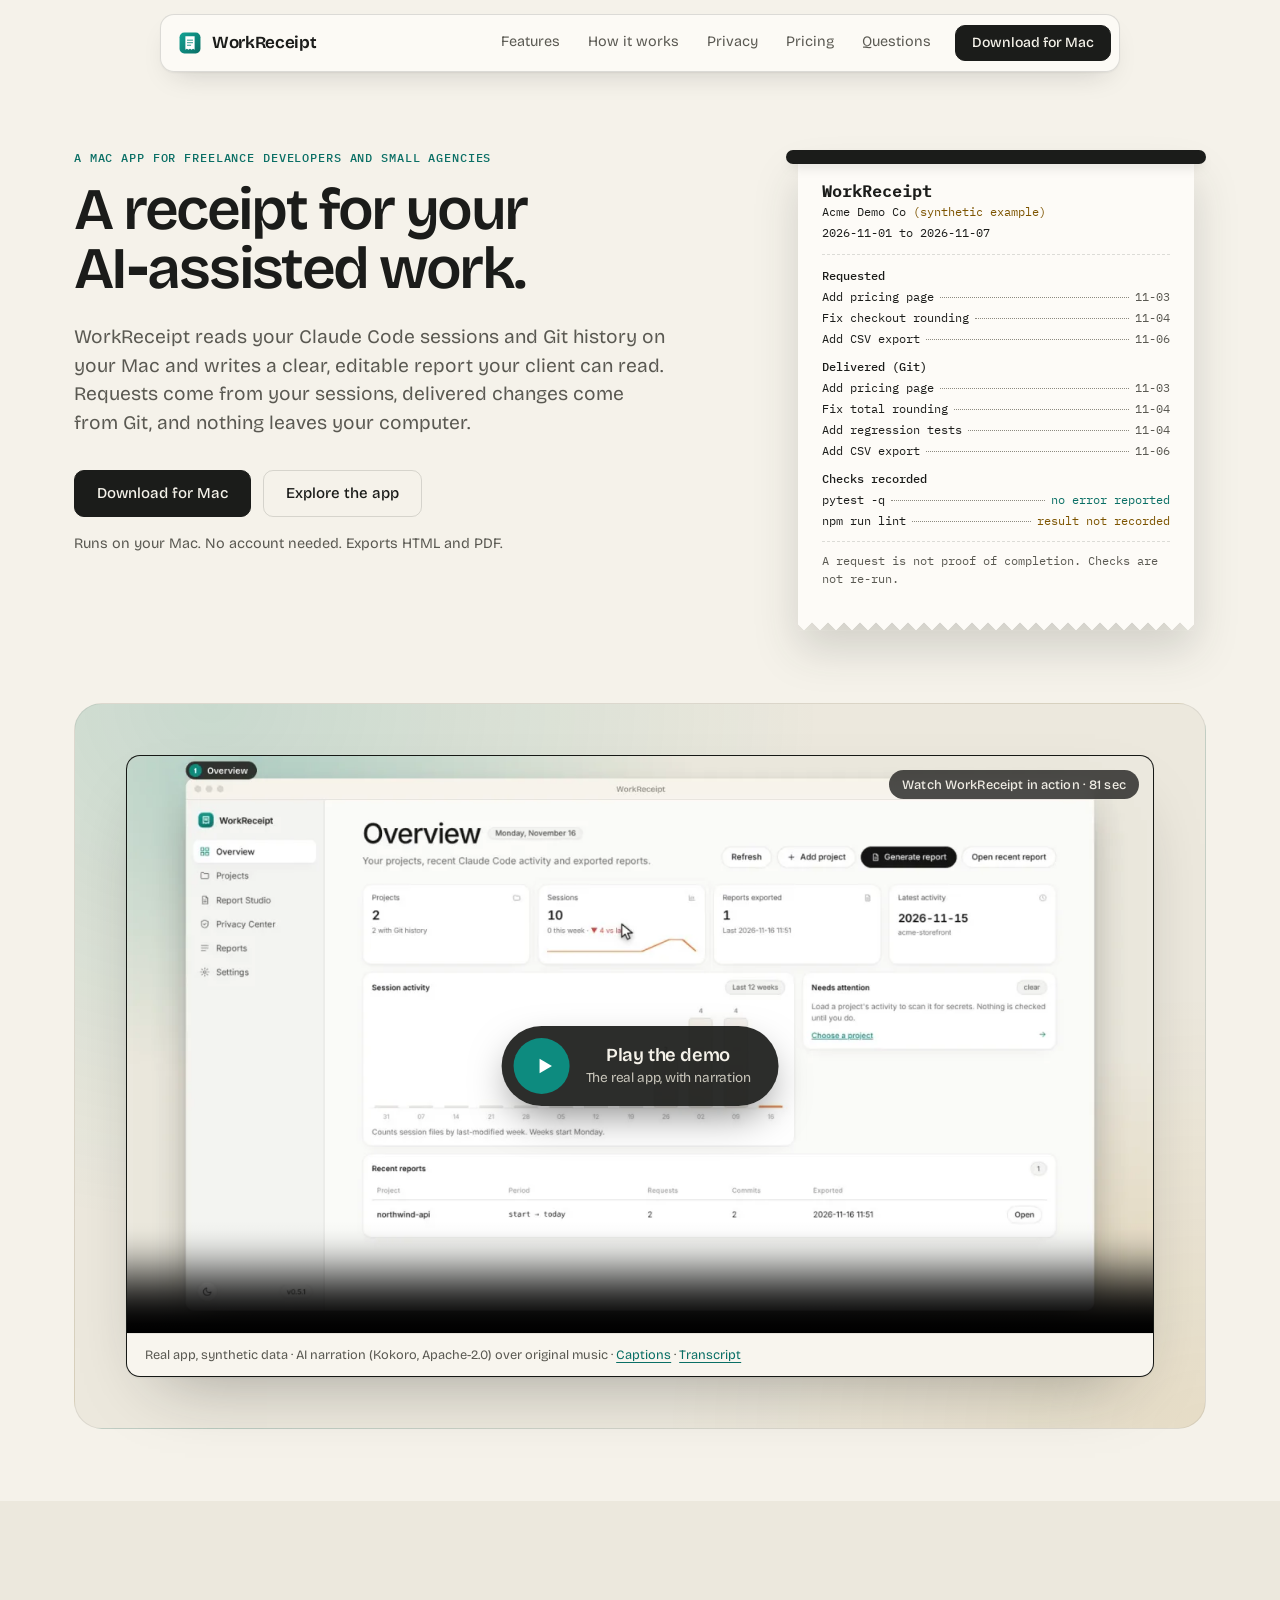
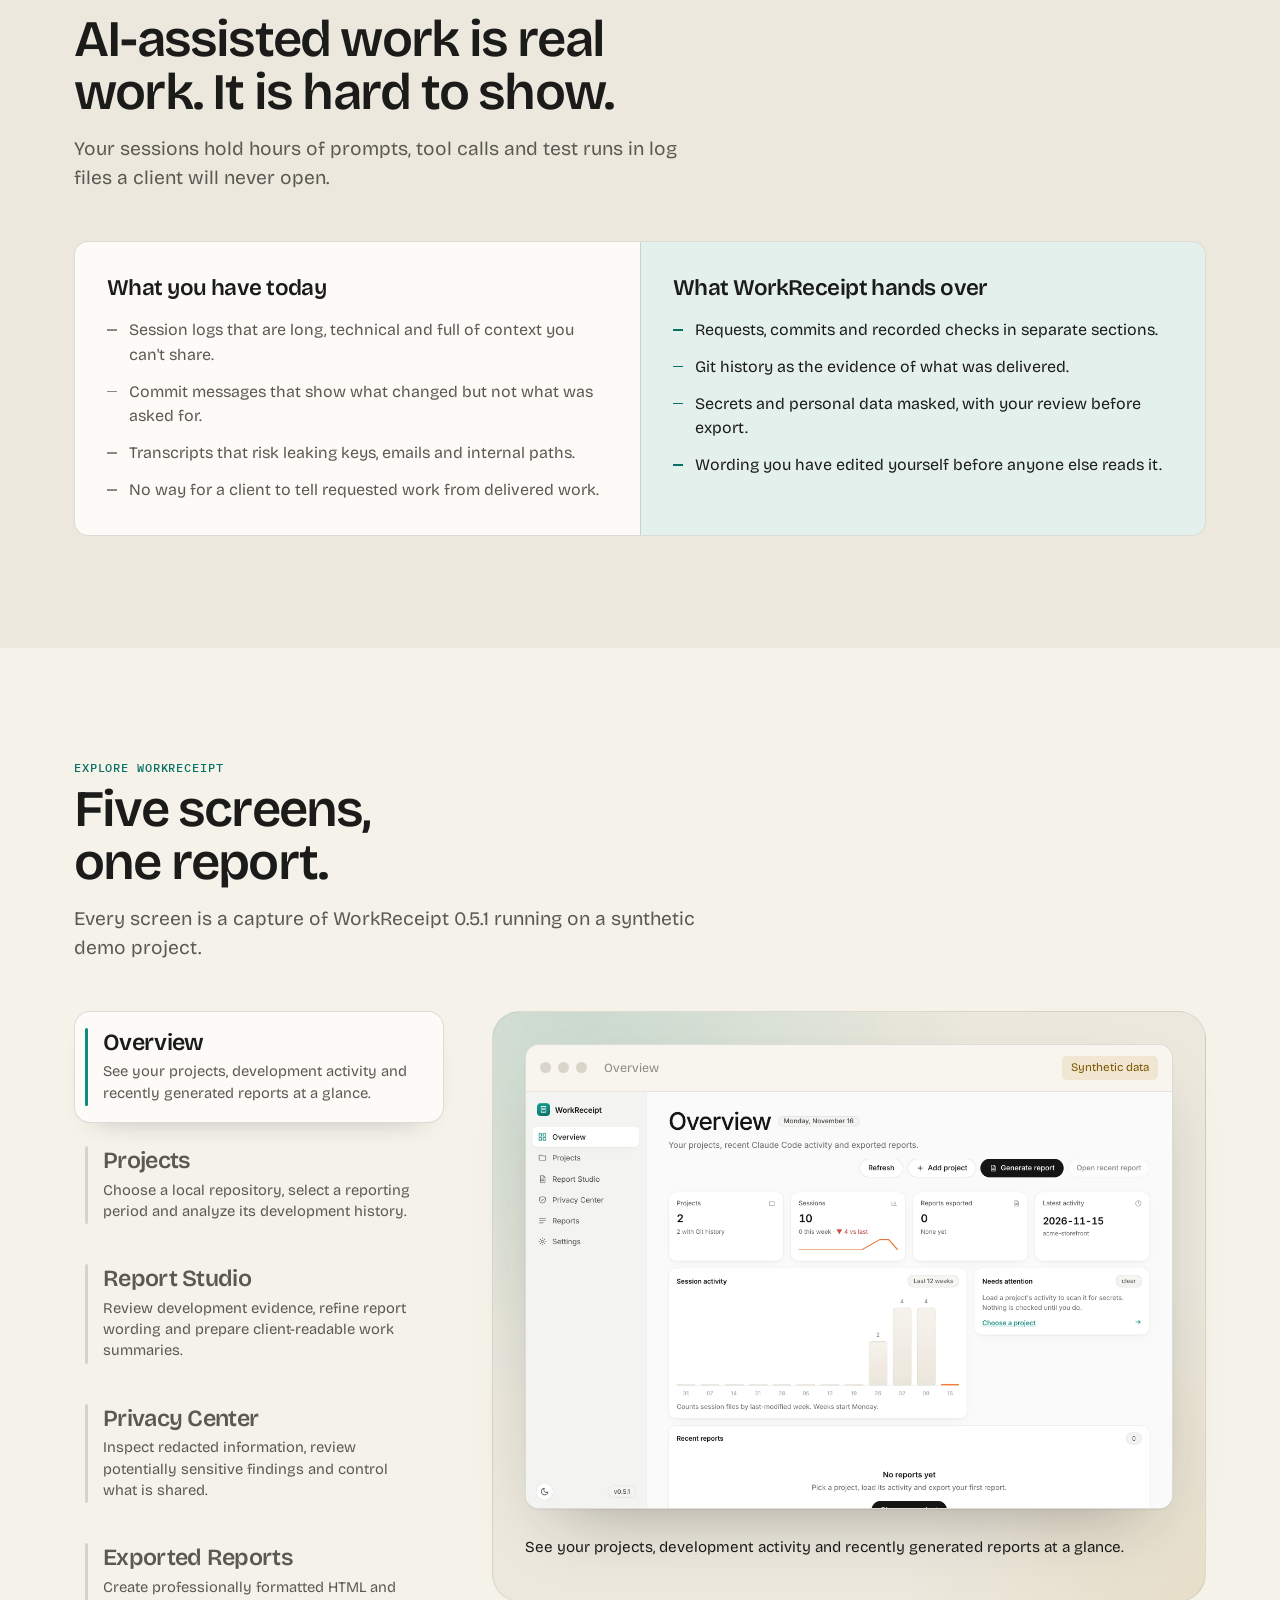
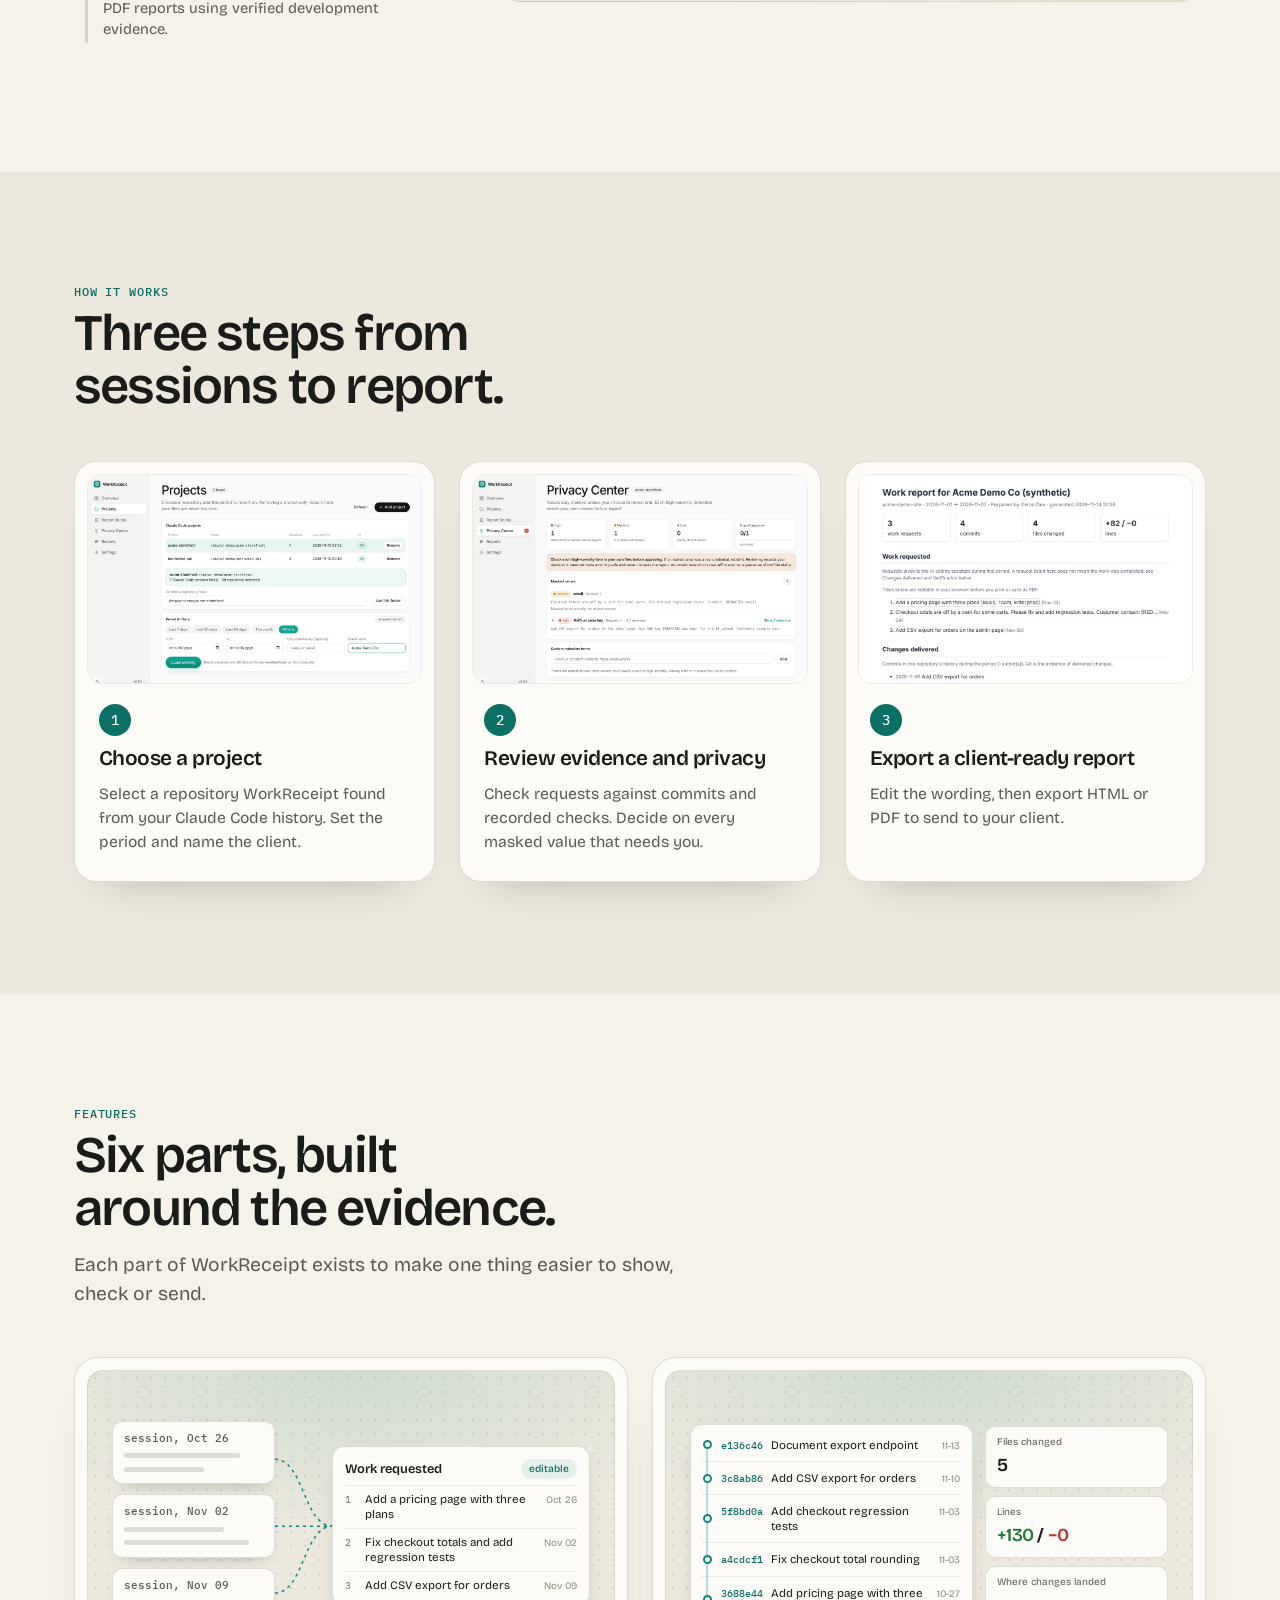
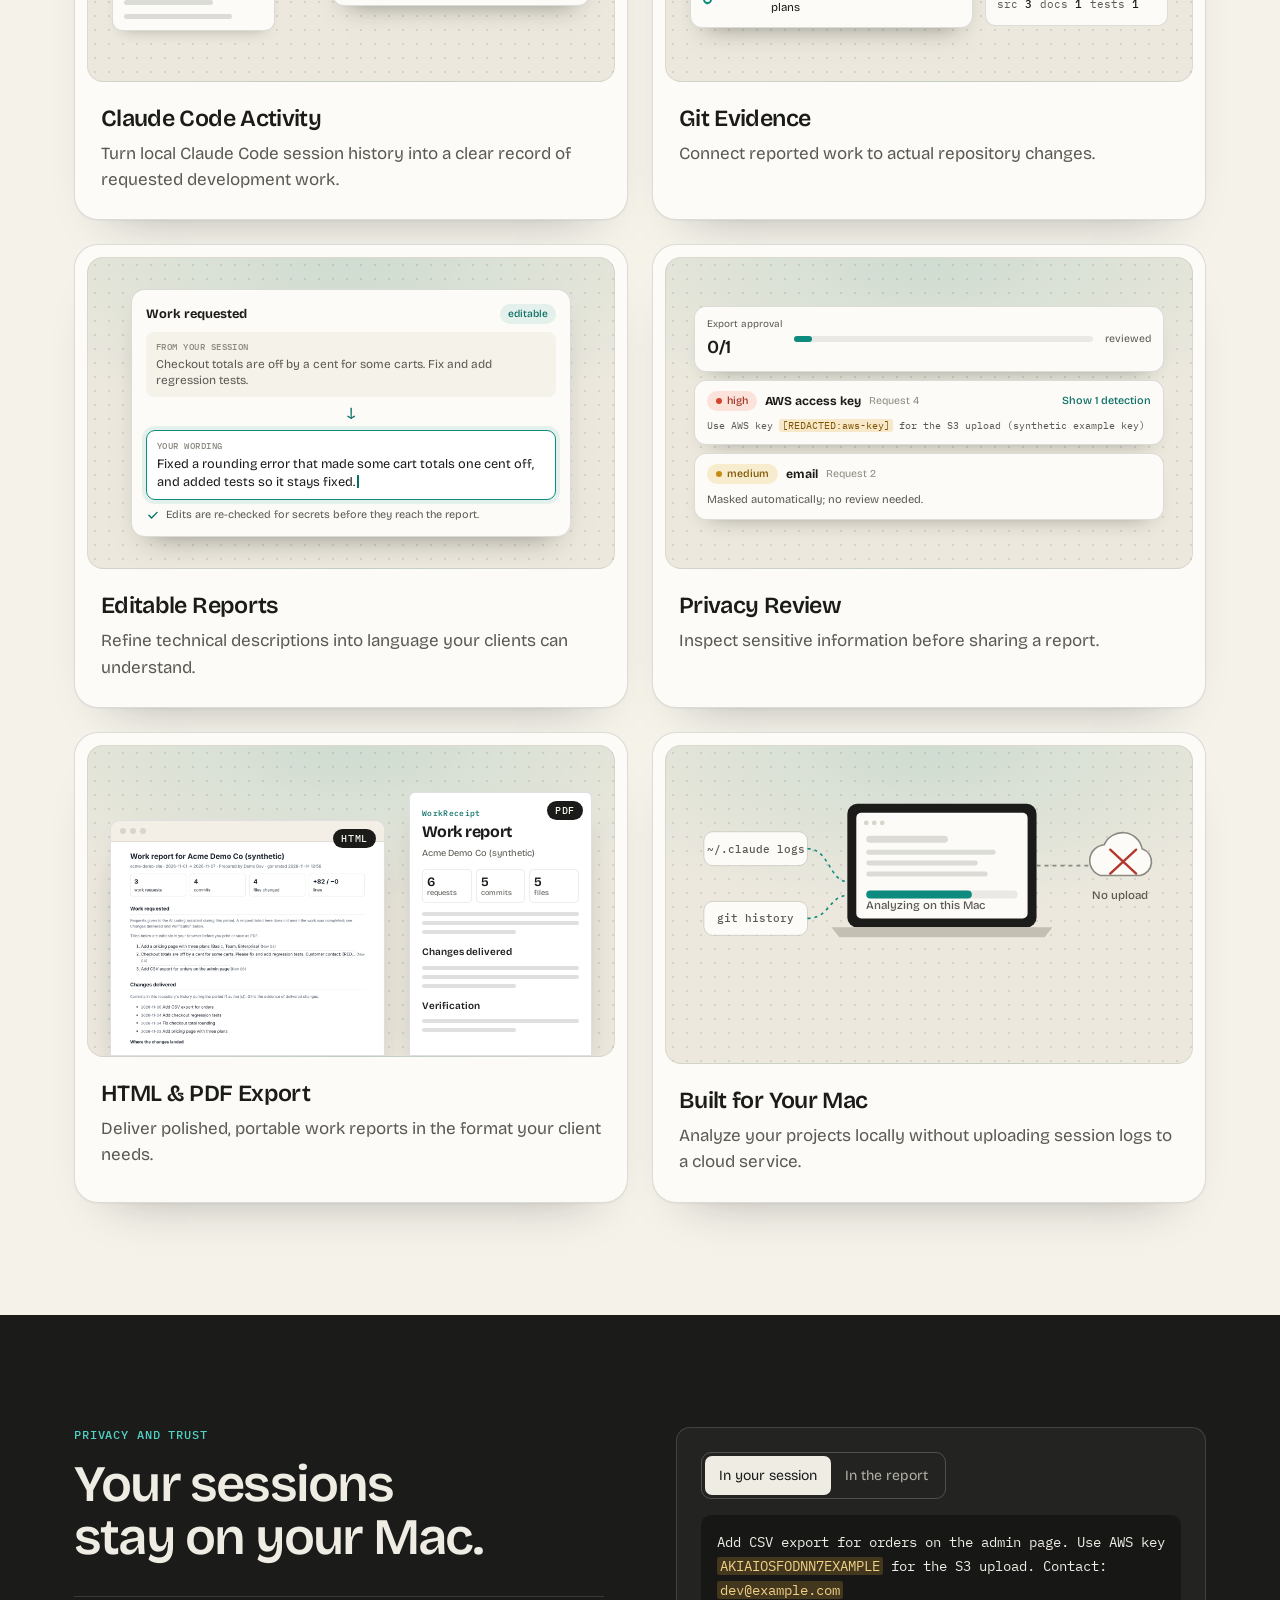
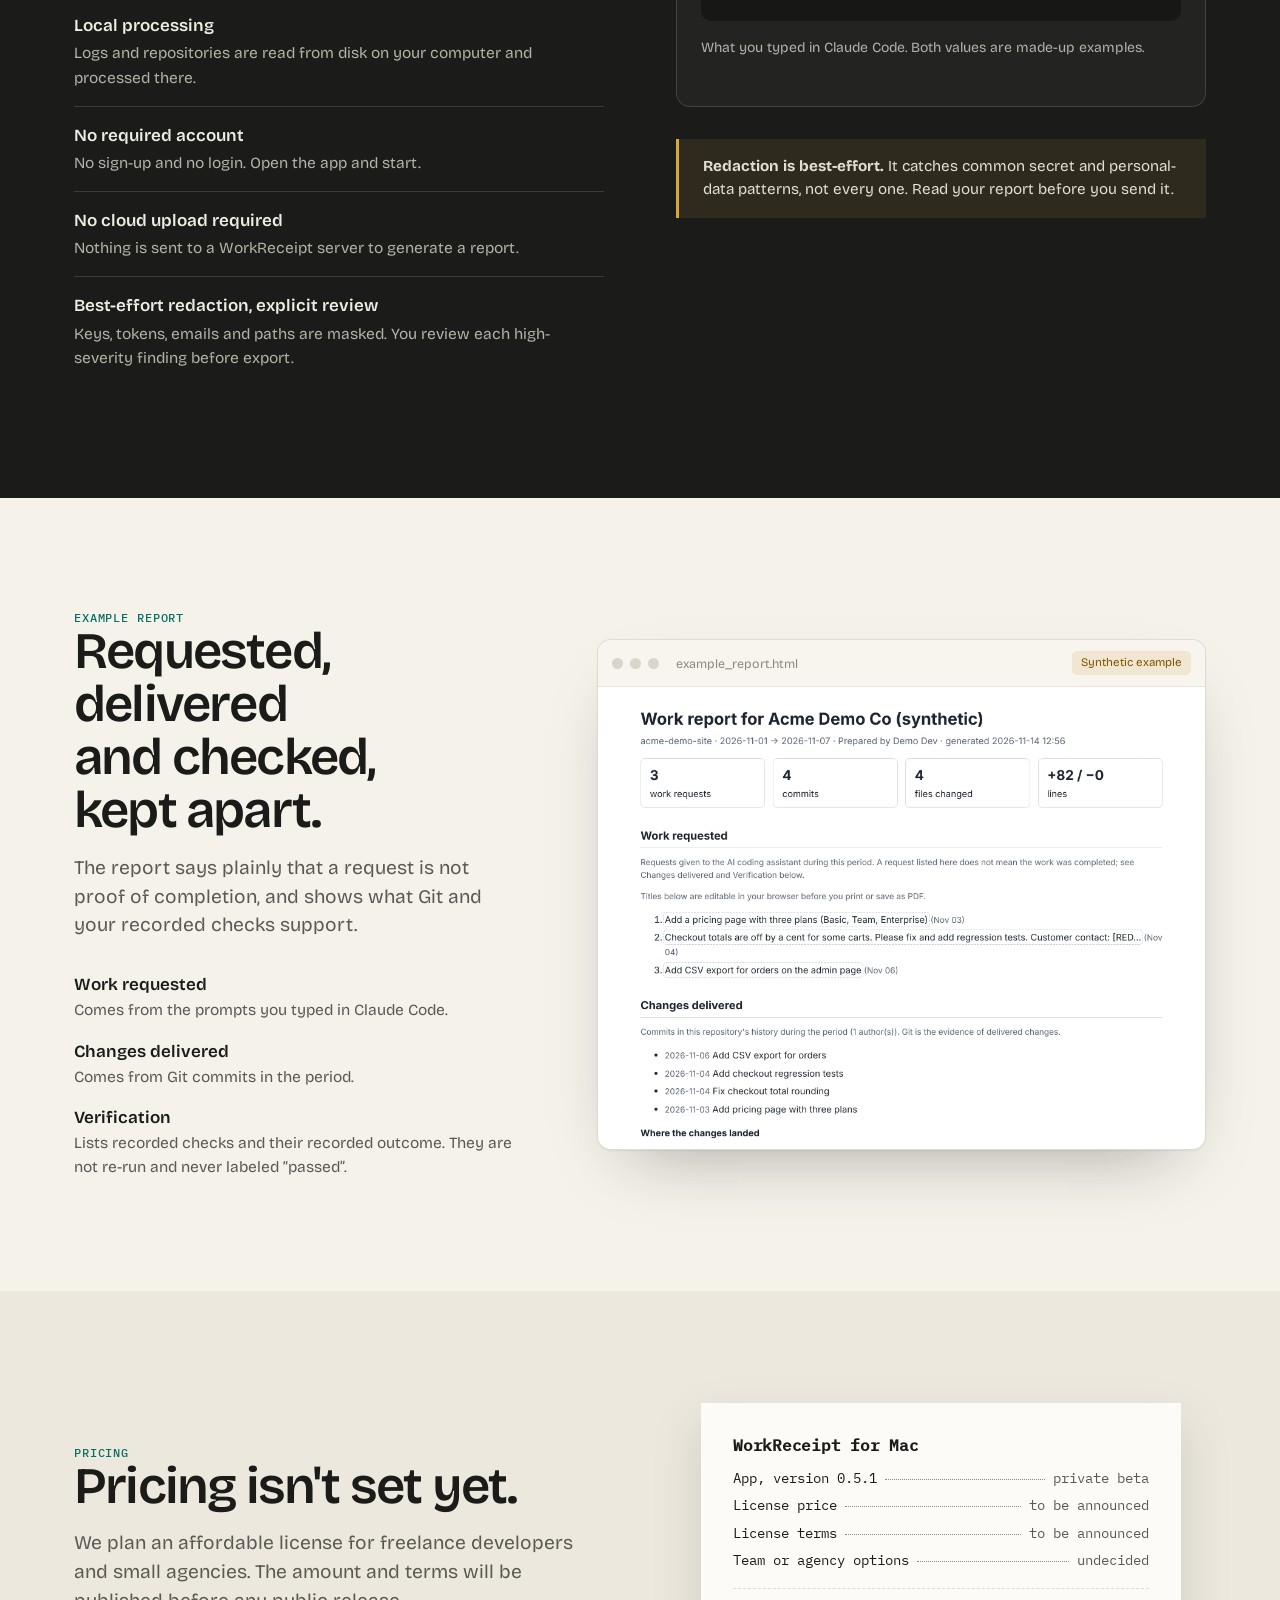
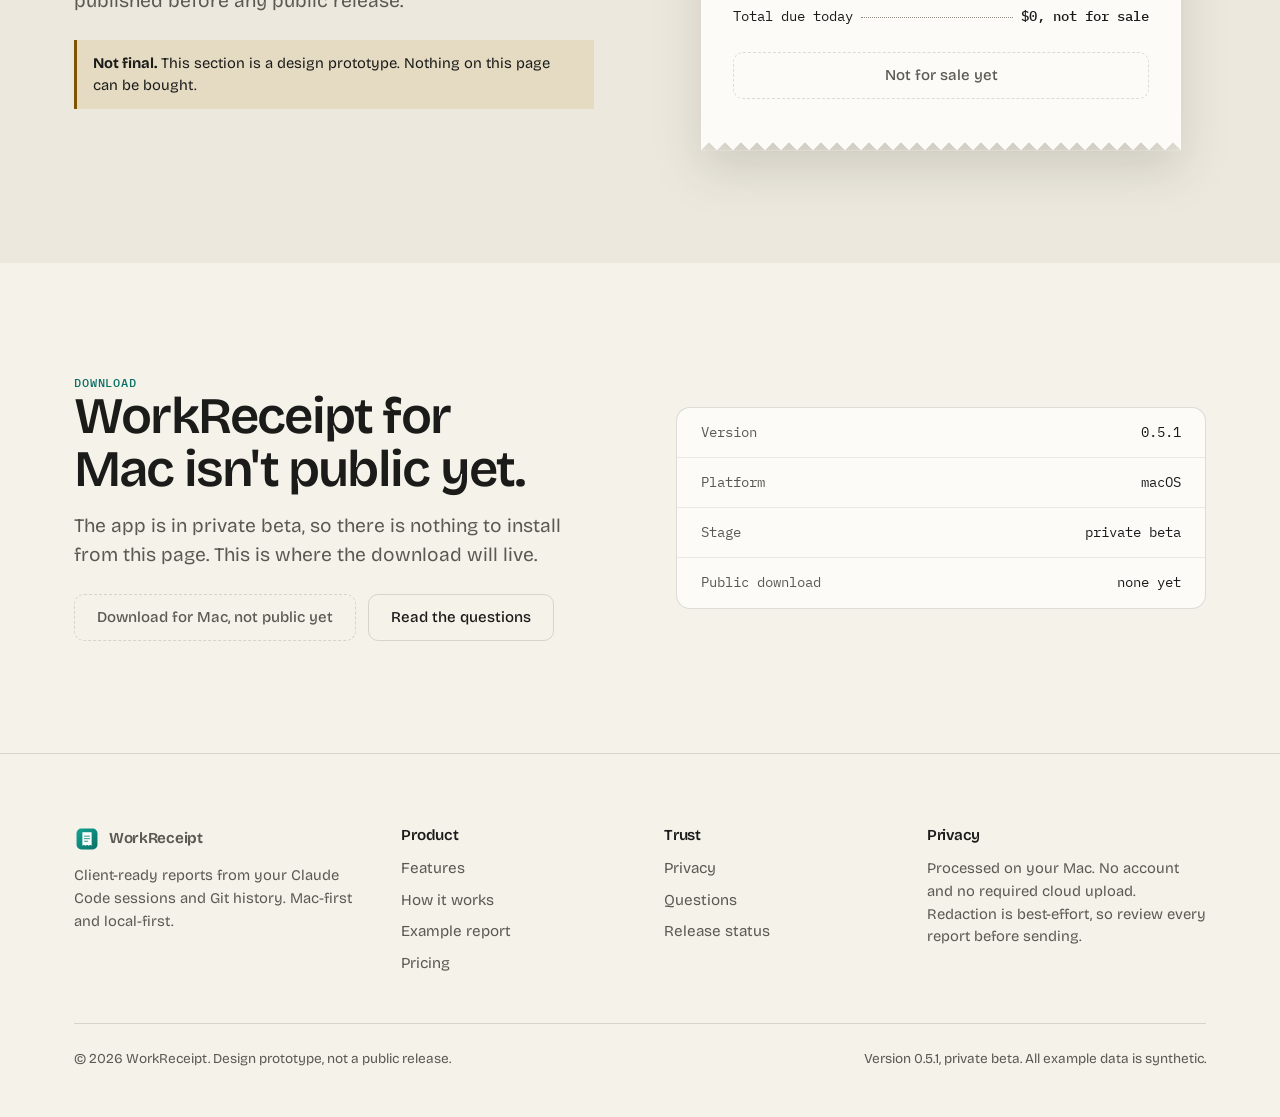
<file: website/index.html>
<!doctype html>
<html lang="en">
<head>
<meta charset="utf-8">
<meta name="viewport" content="width=device-width,initial-scale=1">
<title>WorkReceipt: a client-ready receipt for your AI-assisted work</title>
<meta name="description" content="WorkReceipt is a Mac app that turns Claude Code sessions and Git history into a clear, privacy-reviewed work report. No account, no upload.">
<meta name="theme-color" content="#f5f2ea">
<meta name="robots" content="noindex">
<link rel="icon" href="assets/logo.svg" type="image/svg+xml">
<link rel="stylesheet" href="styles.css">
</head>
<body>
<svg width="0" height="0" style="position:absolute" aria-hidden="true">
  <defs>
    <symbol id="i-menu" viewBox="0 0 24 24" fill="none" stroke="currentColor" stroke-width="2" stroke-linecap="round"><path d="M4 8h16M4 16h16"/></symbol>
    <symbol id="i-x" viewBox="0 0 24 24" fill="none" stroke="currentColor" stroke-width="2" stroke-linecap="round"><path d="M6 6l12 12M18 6 6 18"/></symbol>
    <symbol id="i-check" viewBox="0 0 24 24" fill="none" stroke="currentColor" stroke-width="2.4" stroke-linecap="round" stroke-linejoin="round"><path d="M5 12.5l4.5 4.5L19 7.5"/></symbol>
  </defs>
</svg>
<a class="skip" href="#main">Skip to content</a>

<header class="nav" id="nav">
  <div class="nav__bar">
    <a class="brand" href="#top" aria-label="WorkReceipt, back to top"><img src="assets/logo.svg" alt="" width="26" height="26"><span>WorkReceipt</span></a>
    <nav aria-label="Primary">
      <ul class="nav__links">
        <li><a href="#features">Features</a></li>
        <li><a href="#how">How it works</a></li>
        <li><a href="#privacy">Privacy</a></li>
        <li><a href="#pricing">Pricing</a></li>
        <li><a href="questions/index.html">Questions</a></li>
      </ul>
    </nav>
    <a class="btn btn--solid" href="#download">Download for Mac</a>
    <button class="nav__toggle" id="navToggle" aria-label="Open menu" aria-expanded="false" aria-controls="navMenu"><svg><use href="#i-menu"/></svg></button>
  </div>
  <div class="nav__menu" id="navMenu">
    <a href="#features">Features</a><a href="#how">How it works</a><a href="#privacy">Privacy</a><a href="#pricing">Pricing</a><a href="questions/index.html">Questions</a>
    <a class="btn btn--solid" href="#download">Download for Mac</a>
  </div>
</header>

<main id="main">

<!-- Hero -->
<section class="hero" id="top">
  <div class="wrap">
    <div class="hero__grid">
      <div>
        <p class="eyebrow">A Mac app for freelance developers and small agencies</p>
        <h1>A receipt for your AI&#8209;assisted work.</h1>
        <p class="lead">WorkReceipt reads your Claude Code sessions and Git history on your Mac and writes a clear, editable report your client can read. Requests come from your sessions, delivered changes come from Git, and nothing leaves your computer.</p>
        <div class="hero__cta">
          <a class="btn btn--solid" href="#download">Download for Mac</a>
          <a class="btn btn--line" href="#explore">Explore the app</a>
        </div>
        <p class="hero__note">Runs on your Mac. No account needed. Exports HTML and PDF.</p>
      </div>
      <div class="printer" role="img" aria-label="Example receipt: three requests, four Git commits and two recorded checks for a synthetic client">
        <div class="printer__slot"></div>
        <div class="slip">
          <div class="slip__paper">
            <div class="slip__title">WorkReceipt</div>
            <div>Acme Demo Co <span class="syn">(synthetic example)</span></div>
            <div>2026-11-01 to 2026-11-07</div>
            <hr>
            <dl>
              <dt>Requested</dt>
              <dd><span>Add pricing page</span><span>11-03</span></dd>
              <dd><span>Fix checkout rounding</span><span>11-04</span></dd>
              <dd><span>Add CSV export</span><span>11-06</span></dd>
              <dt>Delivered (Git)</dt>
              <dd><span>Add pricing page</span><span>11-03</span></dd>
              <dd><span>Fix total rounding</span><span>11-04</span></dd>
              <dd><span>Add regression tests</span><span>11-04</span></dd>
              <dd><span>Add CSV export</span><span>11-06</span></dd>
              <dt>Checks recorded</dt>
              <dd><span>pytest -q</span><span class="ok">no error reported</span></dd>
              <dd><span>npm run lint</span><span class="unk">result not recorded</span></dd>
            </dl>
            <hr>
            <p class="slip__foot">A request is not proof of completion. Checks are not re-run.</p>
          </div>
        </div>
      </div>
    </div>
    <div class="hero__stage">
      <figure class="win win--video demo" id="demo" aria-label="WorkReceipt product demo video">
        <video id="demoVideo" controls playsinline preload="none" poster="assets/demo/workreceipt-demo-poster.webp" width="1280" height="720" aria-describedby="demoNote">
          <source src="assets/demo/workreceipt-demo.mp4" type="video/mp4">
          <track kind="captions" srclang="en" label="English" src="assets/demo/workreceipt-demo.en.vtt" default>
          <img src="assets/demo/workreceipt-demo-poster.jpg" alt="WorkReceipt Overview screen, from the product demo video" width="1280" height="720">
          Your browser can't play this video. <a href="assets/demo/workreceipt-demo.mp4">Download the MP4</a>.
        </video>
        <span class="demo__label">Watch WorkReceipt in action &middot; 81 sec</span>
        <button type="button" class="demo__play" id="demoPlay" aria-label="Play the WorkReceipt demo with narration"><svg viewBox="0 0 24 24" aria-hidden="true"><path d="M8 5.5v13l11-6.5z" fill="currentColor"/></svg><span>Play the demo <small>The real app, with narration</small></span></button>
        <figcaption id="demoNote" class="demo__note">Real app, synthetic data &middot; AI narration (Kokoro, Apache-2.0) over original music &middot; <a href="assets/demo/workreceipt-demo.en.vtt" download>Captions</a> &middot; <a href="assets/demo/workreceipt-demo-transcript.txt">Transcript</a></figcaption>
      </figure>
    </div>
  </div>
</section>

<!-- Problem -->
<section class="section section--tint" id="why">
  <div class="wrap">
    <div class="head">
      <h2>AI-assisted work is real work. It is hard to show.</h2>
      <p class="lead">Your sessions hold hours of prompts, tool calls and test runs in log files a client will never open.</p>
    </div>
    <div class="ba">
      <div class="ba__col">
        <h3>What you have today</h3>
        <ul>
          <li>Session logs that are long, technical and full of context you can't share.</li>
          <li>Commit messages that show what changed but not what was asked for.</li>
          <li>Transcripts that risk leaking keys, emails and internal paths.</li>
          <li>No way for a client to tell requested work from delivered work.</li>
        </ul>
      </div>
      <div class="ba__col">
        <h3>What WorkReceipt hands over</h3>
        <ul>
          <li>Requests, commits and recorded checks in separate sections.</li>
          <li>Git history as the evidence of what was delivered.</li>
          <li>Secrets and personal data masked, with your review before export.</li>
          <li>Wording you have edited yourself before anyone else reads it.</li>
        </ul>
      </div>
    </div>
  </div>
</section>

<!-- Explore WorkReceipt: interactive walkthrough -->
<section class="section" id="explore">
  <div class="wrap">
    <div class="head">
      <p class="eyebrow">Explore WorkReceipt</p>
      <h2>Five screens, one report.</h2>
      <p class="lead">Every screen is a capture of WorkReceipt 0.5.1 running on a synthetic demo project.</p>
    </div>
    <div class="show">
      <div class="show__tabs" role="tablist" aria-label="WorkReceipt screens" aria-orientation="vertical">
        <button class="show__tab" role="tab" id="t-overview" aria-controls="p-overview" aria-selected="true"><b>Overview</b><span>See your projects, development activity and recently generated reports at a glance.</span></button>
        <button class="show__tab" role="tab" id="t-projects" aria-controls="p-projects" aria-selected="false" tabindex="-1"><b>Projects</b><span>Choose a local repository, select a reporting period and analyze its development history.</span></button>
        <button class="show__tab" role="tab" id="t-studio" aria-controls="p-studio" aria-selected="false" tabindex="-1"><b>Report Studio</b><span>Review development evidence, refine report wording and prepare client-readable work summaries.</span></button>
        <button class="show__tab" role="tab" id="t-privacy" aria-controls="p-privacy" aria-selected="false" tabindex="-1"><b>Privacy Center</b><span>Inspect redacted information, review potentially sensitive findings and control what is shared.</span></button>
        <button class="show__tab" role="tab" id="t-report" aria-controls="p-report" aria-selected="false" tabindex="-1"><b>Exported Reports</b><span>Create professionally formatted HTML and PDF reports using verified development evidence.</span></button>
      </div>
      <div class="show__stage">
        <div class="show__panel is-active" role="tabpanel" id="p-overview" aria-labelledby="t-overview">
          <div class="win"><div class="win__bar"><i></i><i></i><i></i><span class="win__title">Overview</span><span class="win__tag">Synthetic data</span></div><div class="win__shot"><img src="assets/product/overview.webp" width="2360" height="1520" style="--ox:19%;--oy:0%" alt="WorkReceipt Overview with project count, weekly session chart and recent reports"></div></div>
          <p class="show__cap"><span>See your projects, development activity and recently generated reports at a glance.</span><button type="button" class="show__zoom" data-full="assets/product/overview.webp" data-title="Overview">View full screen</button></p>
        </div>
        <div class="show__panel" role="tabpanel" id="p-projects" aria-labelledby="t-projects">
          <div class="win"><div class="win__bar"><i></i><i></i><i></i><span class="win__title">Projects</span><span class="win__tag">Synthetic data</span></div><div class="win__shot"><img loading="lazy" src="assets/product/projects.webp" width="2360" height="1520" style="--ox:19%;--oy:0%" alt="WorkReceipt Projects screen listing Claude Code projects with a period and client name"></div></div>
          <p class="show__cap"><span>Choose a local repository, select a reporting period and analyze its development history.</span><button type="button" class="show__zoom" data-full="assets/product/projects.webp" data-title="Projects">View full screen</button></p>
        </div>
        <div class="show__panel" role="tabpanel" id="p-studio" aria-labelledby="t-studio">
          <div class="win"><div class="win__bar"><i></i><i></i><i></i><span class="win__title">Report Studio</span><span class="win__tag">Synthetic data</span></div><div class="win__shot"><img loading="lazy" src="assets/product/studio.webp" width="2360" height="1520" style="--ox:19%;--oy:0%" alt="WorkReceipt Report Studio with editable work requests and Git evidence"></div></div>
          <p class="show__cap"><span>Review development evidence, refine report wording and prepare client-readable work summaries.</span><button type="button" class="show__zoom" data-full="assets/product/studio.webp" data-title="Report Studio">View full screen</button></p>
        </div>
        <div class="show__panel" role="tabpanel" id="p-privacy" aria-labelledby="t-privacy">
          <div class="win"><div class="win__bar"><i></i><i></i><i></i><span class="win__title">Privacy Center</span><span class="win__tag">Synthetic data</span></div><div class="win__shot"><img loading="lazy" src="assets/product/privacy.webp" width="2360" height="1520" style="--ox:19%;--oy:0%" alt="WorkReceipt Privacy Center listing masked values by severity with an export approval counter"></div></div>
          <p class="show__cap"><span>Inspect redacted information, review potentially sensitive findings and control what is shared.</span><button type="button" class="show__zoom" data-full="assets/product/privacy.webp" data-title="Privacy Center">View full screen</button></p>
        </div>
        <div class="show__panel" role="tabpanel" id="p-report" aria-labelledby="t-report">
          <div class="win"><div class="win__bar"><i></i><i></i><i></i><span class="win__title">example_report.html</span><span class="win__tag">Synthetic example</span></div><div class="win__shot"><img loading="lazy" src="assets/product/report.webp" width="2000" height="1520" style="--ox:0%;--oy:0%" alt="Exported WorkReceipt HTML report titled Work report for Acme Demo Co (synthetic)"></div></div>
          <p class="show__cap"><span>Create professionally formatted HTML and PDF reports using verified development evidence.</span><button type="button" class="show__zoom" data-full="assets/product/report.webp" data-title="Exported report">View full screen</button></p>
        </div>
      </div>
    </div>
  </div>
</section>

<!-- How it works -->
<section class="section section--tint" id="how">
  <div class="wrap">
    <div class="head">
      <p class="eyebrow">How it works</p>
      <h2>Three steps from sessions to report.</h2>
    </div>
    <ol class="steps">
      <li class="step">
        <div class="step__thumb"><img loading="lazy" src="assets/product/projects.webp" width="2360" height="1520" alt="Projects screen where a repository, period and client are chosen"></div>
        <span class="step__n">1</span>
        <h3>Choose a project</h3>
        <p>Select a repository WorkReceipt found from your Claude Code history. Set the period and name the client.</p>
      </li>
      <li class="step">
        <div class="step__thumb"><img loading="lazy" src="assets/product/privacy.webp" width="2360" height="1520" alt="Privacy Center where masked values are reviewed"></div>
        <span class="step__n">2</span>
        <h3>Review evidence and privacy</h3>
        <p>Check requests against commits and recorded checks. Decide on every masked value that needs you.</p>
      </li>
      <li class="step">
        <div class="step__thumb step__thumb--report"><img loading="lazy" src="assets/product/report.webp" width="2000" height="1520" alt="The exported HTML report"></div>
        <span class="step__n">3</span>
        <h3>Export a client-ready report</h3>
        <p>Edit the wording, then export HTML or PDF to send to your client.</p>
      </li>
    </ol>
  </div>
</section>

<!-- Features: six illustrated cards -->
<section class="section" id="features">
  <div class="wrap">
    <div class="head">
      <p class="eyebrow">Features</p>
      <h2>Six parts, built around the evidence.</h2>
      <p class="lead">Each part of WorkReceipt exists to make one thing easier to show, check or send.</p>
    </div>
    <div class="fgrid">

      <article class="fc">
        <div class="fc__vis" role="img" aria-label="Three Claude Code sessions feeding a list of work requests, with dates">
          <div class="ses">
            <div class="ses__col">
              <div class="ses__card"><span>session, Oct 26</span><i style="--w:84%"></i><i style="--w:58%"></i></div>
              <div class="ses__card"><span>session, Nov 02</span><i style="--w:72%"></i><i style="--w:90%"></i></div>
              <div class="ses__card"><span>session, Nov 09</span><i style="--w:64%"></i><i style="--w:78%"></i></div>
            </div>
            <svg class="ses__flow" viewBox="0 0 60 220" preserveAspectRatio="none" aria-hidden="true">
              <path d="M0 40 C30 40 30 110 60 110" /><path d="M0 110 H60" /><path d="M0 180 C30 180 30 110 60 110" />
            </svg>
            <div class="ses__out">
              <div class="ses__head">Work requested <em>editable</em></div>
              <ol>
                <li><b>1</b><span>Add a pricing page with three plans</span><time>Oct 26</time></li>
                <li><b>2</b><span>Fix checkout totals and add regression tests</span><time>Nov 02</time></li>
                <li><b>3</b><span>Add CSV export for orders</span><time>Nov 09</time></li>
              </ol>
            </div>
          </div>
        </div>
        <div class="fc__txt"><h3>Claude Code Activity</h3><p>Turn local Claude Code session history into a clear record of requested development work.</p></div>
      </article>

      <article class="fc">
        <div class="fc__vis" role="img" aria-label="Git commit list with short hashes and dates, and a summary of five files changed">
          <div class="git">
            <ul class="git__list">
              <li><code>e136c46</code><span>Document export endpoint</span><time>11-13</time></li>
              <li><code>3c8ab86</code><span>Add CSV export for orders</span><time>11-10</time></li>
              <li><code>5f8bd0a</code><span>Add checkout regression tests</span><time>11-03</time></li>
              <li><code>a4cdcf1</code><span>Fix checkout total rounding</span><time>11-03</time></li>
              <li><code>3688e44</code><span>Add pricing page with three plans</span><time>10-27</time></li>
            </ul>
            <div class="git__sum">
              <div><small>Files changed</small><b>5</b></div>
              <div><small>Lines</small><b><u>+130</u> / <s>&minus;0</s></b></div>
              <div class="git__land"><small>Where changes landed</small><span>src <b>3</b></span><span>docs <b>1</b></span><span>tests <b>1</b></span></div>
            </div>
          </div>
        </div>
        <div class="fc__txt"><h3>Git Evidence</h3><p>Connect reported work to actual repository changes.</p></div>
      </article>

      <article class="fc">
        <div class="fc__vis" role="img" aria-label="A work request being edited from technical wording into plain language, with a note that edits are re-checked for secrets">
          <div class="edit">
            <div class="edit__head"><b>Work requested</b><em>editable</em></div>
            <div class="edit__was"><small>From your session</small>Checkout totals are off by a cent for some carts. Fix and add regression tests.</div>
            <div class="edit__arrow" aria-hidden="true">&darr;</div>
            <div class="edit__field"><small>Your wording</small>Fixed a rounding error that made some cart totals one cent off, and added tests so it stays fixed.<span class="edit__caret"></span></div>
            <p class="edit__note"><svg aria-hidden="true"><use href="#i-check"/></svg>Edits are re-checked for secrets before they reach the report.</p>
          </div>
        </div>
        <div class="fc__txt"><h3>Editable Reports</h3><p>Refine technical descriptions into language your clients can understand.</p></div>
      </article>

      <article class="fc">
        <div class="fc__vis" role="img" aria-label="A high-severity finding with the secret replaced by a redaction marker, and an export approval counter at zero of one reviewed">
          <div class="prv">
            <div class="prv__stat"><div><small>Export approval</small><b>0/1</b></div><div class="prv__bar"><i></i></div><span>reviewed</span></div>
            <div class="prv__row">
              <div class="prv__top"><span class="pill pill--high"><i></i>high</span><b>AWS access key</b><small>Request 4</small><a class="prv__link" aria-hidden="true">Show 1 detection</a></div>
              <code>Use AWS key <mark>[REDACTED:aws-key]</mark> for the S3 upload (synthetic example key)</code>
            </div>
            <div class="prv__row prv__row--ok">
              <div class="prv__top"><span class="pill pill--med"><i></i>medium</span><b>email</b><small>Request 2</small></div>
              <p>Masked automatically; no review needed.</p>
            </div>
          </div>
        </div>
        <div class="fc__txt"><h3>Privacy Review</h3><p>Inspect sensitive information before sharing a report.</p></div>
      </article>

      <article class="fc">
        <div class="fc__vis fc__vis--pages" role="img" aria-label="Two report pages side by side, one labeled HTML and one labeled PDF">
          <div class="pages">
            <div class="pg pg--html">
              <div class="pg__tag">HTML</div>
              <div class="pg__chrome"><i></i><i></i><i></i></div>
              <img loading="lazy" src="assets/product/report.webp" width="2000" height="1520" alt="">
            </div>
            <div class="pg pg--pdf">
              <div class="pg__tag">PDF</div>
              <div class="pdf">
                <small>WorkReceipt</small>
                <b>Work report</b>
                <span>Acme Demo Co (synthetic)</span>
                <div class="pdf__stats"><i><u>6</u>requests</i><i><u>5</u>commits</i><i><u>5</u>files</i></div>
                <div class="pdf__line"></div><div class="pdf__line"></div><div class="pdf__line short"></div>
                <div class="pdf__h">Changes delivered</div>
                <div class="pdf__line"></div><div class="pdf__line"></div><div class="pdf__line short"></div>
                <div class="pdf__h">Verification</div>
                <div class="pdf__line"></div><div class="pdf__line short"></div>
              </div>
            </div>
          </div>
        </div>
        <div class="fc__txt"><h3>HTML &amp; PDF Export</h3><p>Deliver polished, portable work reports in the format your client needs.</p></div>
      </article>

      <article class="fc">
        <div class="fc__vis" role="img" aria-label="A Mac processing session logs and a Git repository locally, with a crossed-out cloud showing nothing is uploaded">
          <svg class="mac" viewBox="0 0 480 270" aria-hidden="true">
            <g class="mac__in">
              <rect x="14" y="62" width="104" height="34" rx="9"/><text x="66" y="83" text-anchor="middle">~/.claude logs</text>
              <rect x="14" y="132" width="104" height="34" rx="9"/><text x="66" y="153" text-anchor="middle">git history</text>
            </g>
            <path class="mac__flow" d="M118 79 C140 79 140 112 158 112 M118 149 C140 149 140 126 158 126"/>
            <g class="mac__dev">
              <rect x="158" y="34" width="190" height="124" rx="10"/>
              <rect x="167" y="43" width="172" height="106" rx="5" class="mac__screen"/>
              <circle cx="177" cy="53" r="2.4"/><circle cx="185" cy="53" r="2.4"/><circle cx="193" cy="53" r="2.4"/>
              <rect x="177" y="66" width="82" height="7" rx="3.5" class="mac__ln"/>
              <rect x="177" y="80" width="130" height="5" rx="2.5" class="mac__ln"/>
              <rect x="177" y="91" width="112" height="5" rx="2.5" class="mac__ln"/>
              <rect x="177" y="102" width="122" height="5" rx="2.5" class="mac__ln"/>
              <rect x="177" y="121" width="152" height="8" rx="4" class="mac__trk"/><rect x="177" y="121" width="106" height="8" rx="4" class="mac__bar"/>
              <text x="177" y="140" class="mac__lbl">Analyzing on this Mac</text>
              <path d="M142 158 H364 L356 168 H150 Z" class="mac__base"/>
            </g>
            <path class="mac__cut" d="M348 96 H400"/>
            <g class="mac__cloud">
              <path d="M412 106 a16 16 0 0 1 4-31 a20 20 0 0 1 38 4 a14 14 0 0 1 -2 27 Z"/>
              <path class="mac__x" d="M422 80 L448 104 M448 80 L422 104"/>
            </g>
            <text x="432" y="130" text-anchor="middle" class="mac__lbl">No upload</text>
          </svg>
        </div>
        <div class="fc__txt"><h3>Built for Your Mac</h3><p>Analyze your projects locally without uploading session logs to a cloud service.</p></div>
      </article>

    </div>
  </div>
</section>

<!-- Privacy and trust -->
<section class="section dark" id="privacy">
  <div class="wrap priv-wrap">
    <div>
      <p class="eyebrow">Privacy and trust</p>
      <h2>Your sessions stay on your Mac.</h2>
      <dl>
        <dt>Local processing</dt><dd>Logs and repositories are read from disk on your computer and processed there.</dd>
        <dt>No required account</dt><dd>No sign-up and no login. Open the app and start.</dd>
        <dt>No cloud upload required</dt><dd>Nothing is sent to a WorkReceipt server to generate a report.</dd>
        <dt>Best-effort redaction, explicit review</dt><dd>Keys, tokens, emails and paths are masked. You review each high-severity finding before export.</dd>
      </dl>
    </div>
    <div>
      <div class="mask" id="mask">
        <div class="mask__seg" role="group" aria-label="Choose what to view">
          <button type="button" data-view="raw" aria-pressed="true">In your session</button>
          <button type="button" data-view="out" aria-pressed="false">In the report</button>
        </div>
        <div class="mask__box" id="maskBox" aria-live="polite"></div>
        <p class="mask__note" id="maskNote"></p>
      </div>
      <p class="callout"><strong>Redaction is best-effort.</strong> It catches common secret and personal-data patterns, not every one. Read your report before you send it.</p>
    </div>
  </div>
</section>

<!-- Example report -->
<section class="section" id="example">
  <div class="wrap rep">
    <div>
      <p class="eyebrow">Example report</p>
      <h2 style="max-width:20ch">Requested, delivered and checked, kept apart.</h2>
      <p class="lead" style="margin-top:var(--s4)">The report says plainly that a request is not proof of completion, and shows what Git and your recorded checks support.</p>
      <dl>
        <div><dt>Work requested</dt><dd>Comes from the prompts you typed in Claude Code.</dd></div>
        <div><dt>Changes delivered</dt><dd>Comes from Git commits in the period.</dd></div>
        <div><dt>Verification</dt><dd>Lists recorded checks and their recorded outcome. They are not re-run and never labeled &ldquo;passed&rdquo;.</dd></div>
      </dl>
    </div>
    <div>
      <div class="win win--report"><div class="win__bar"><i></i><i></i><i></i><span class="win__title">example_report.html</span><span class="win__tag">Synthetic example</span></div><img loading="lazy" src="assets/product/report.webp" width="2000" height="1520" alt="Exported report for a synthetic client showing summary counts, work requested and changes delivered"></div>
    </div>
  </div>
</section>

<!-- Pricing -->
<section class="section section--tint" id="pricing">
  <div class="wrap price">
    <div>
      <p class="eyebrow">Pricing</p>
      <h2>Pricing isn't set yet.</h2>
      <p class="lead" style="margin-top:var(--s4)">We plan an affordable license for freelance developers and small agencies. The amount and terms will be published before any public release.</p>
      <p class="notice"><strong>Not final.</strong> This section is a design prototype. Nothing on this page can be bought.</p>
    </div>
    <div class="bill-wrap">
      <div class="bill">
        <h3>WorkReceipt for Mac</h3>
        <ul>
          <li><span>App, version 0.5.1</span><span>private beta</span></li>
          <li><span>License price</span><span>to be announced</span></li>
          <li><span>License terms</span><span>to be announced</span></li>
          <li><span>Team or agency options</span><span>undecided</span></li>
        </ul>
        <hr>
        <ul><li class="total"><span>Total due today</span><span>$0, not for sale</span></li></ul>
        <span class="btn" aria-disabled="true" role="note" style="margin-top:var(--s5);width:100%">Not for sale yet</span>
      </div>
    </div>
  </div>
</section>

<!-- Download -->
<section class="section" id="download">
  <div class="wrap dl">
    <div>
      <p class="eyebrow">Download</p>
      <h2>WorkReceipt for Mac isn't public yet.</h2>
      <p class="lead" style="margin-top:var(--s4)">The app is in private beta, so there is nothing to install from this page. This is where the download will live.</p>
      <div class="hero__cta">
        <span class="btn" aria-disabled="true" role="note">Download for Mac, not public yet</span>
        <a class="btn btn--line" href="questions/index.html">Read the questions</a>
      </div>
    </div>
    <dl class="status">
      <div><dt>Version</dt><dd>0.5.1</dd></div>
      <div><dt>Platform</dt><dd>macOS</dd></div>
      <div><dt>Stage</dt><dd>private beta</dd></div>
      <div><dt>Public download</dt><dd>none yet</dd></div>
    </dl>
  </div>
</section>
</main>

<footer class="foot">
  <div class="wrap">
    <div class="foot__grid">
      <div><a class="brand" href="#top"><img src="assets/logo.svg" alt="" width="26" height="26"><span>WorkReceipt</span></a><p>Client-ready reports from your Claude Code sessions and Git history. Mac-first and local-first.</p></div>
      <div><h3>Product</h3><ul><li><a href="#features">Features</a></li><li><a href="#how">How it works</a></li><li><a href="#example">Example report</a></li><li><a href="#pricing">Pricing</a></li></ul></div>
      <div><h3>Trust</h3><ul><li><a href="#privacy">Privacy</a></li><li><a href="questions/index.html">Questions</a></li><li><a href="#download">Release status</a></li></ul></div>
      <div><h3>Privacy</h3><p style="margin-top:0">Processed on your Mac. No account and no required cloud upload. Redaction is best-effort, so review every report before sending.</p></div>
    </div>
    <div class="foot__base"><span>© 2026 WorkReceipt. Design prototype, not a public release.</span><span>Version 0.5.1, private beta. All example data is synthetic.</span></div>
  </div>
</footer>

<dialog class="viewer" id="viewer" aria-labelledby="viewerTitle">
  <div class="viewer__bar"><b id="viewerTitle">Screenshot</b><button type="button" class="btn btn--line" id="viewerClose">Close</button></div>
  <div class="viewer__scroll" tabindex="0"><img id="viewerImg" alt="" width="1500"></div>
</dialog>

<script src="script.js"></script>
</body>
</html>
</file>
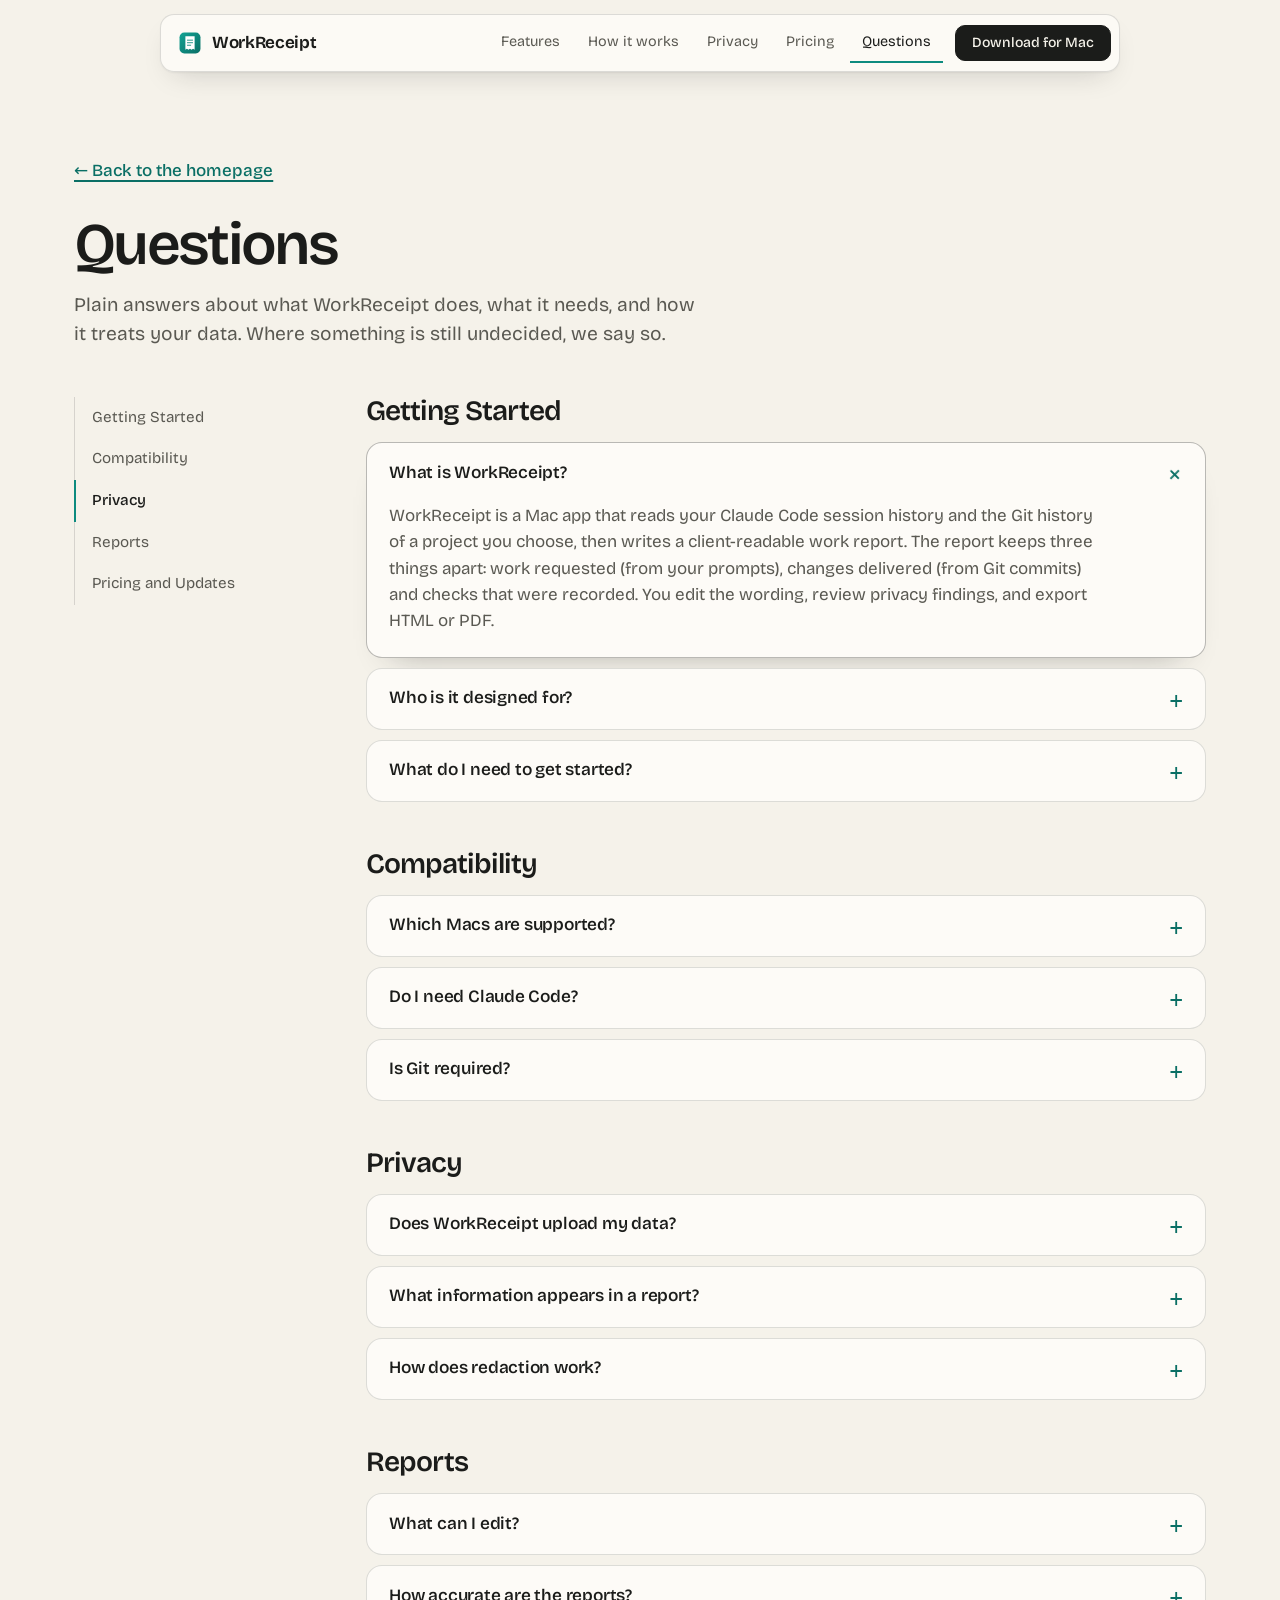
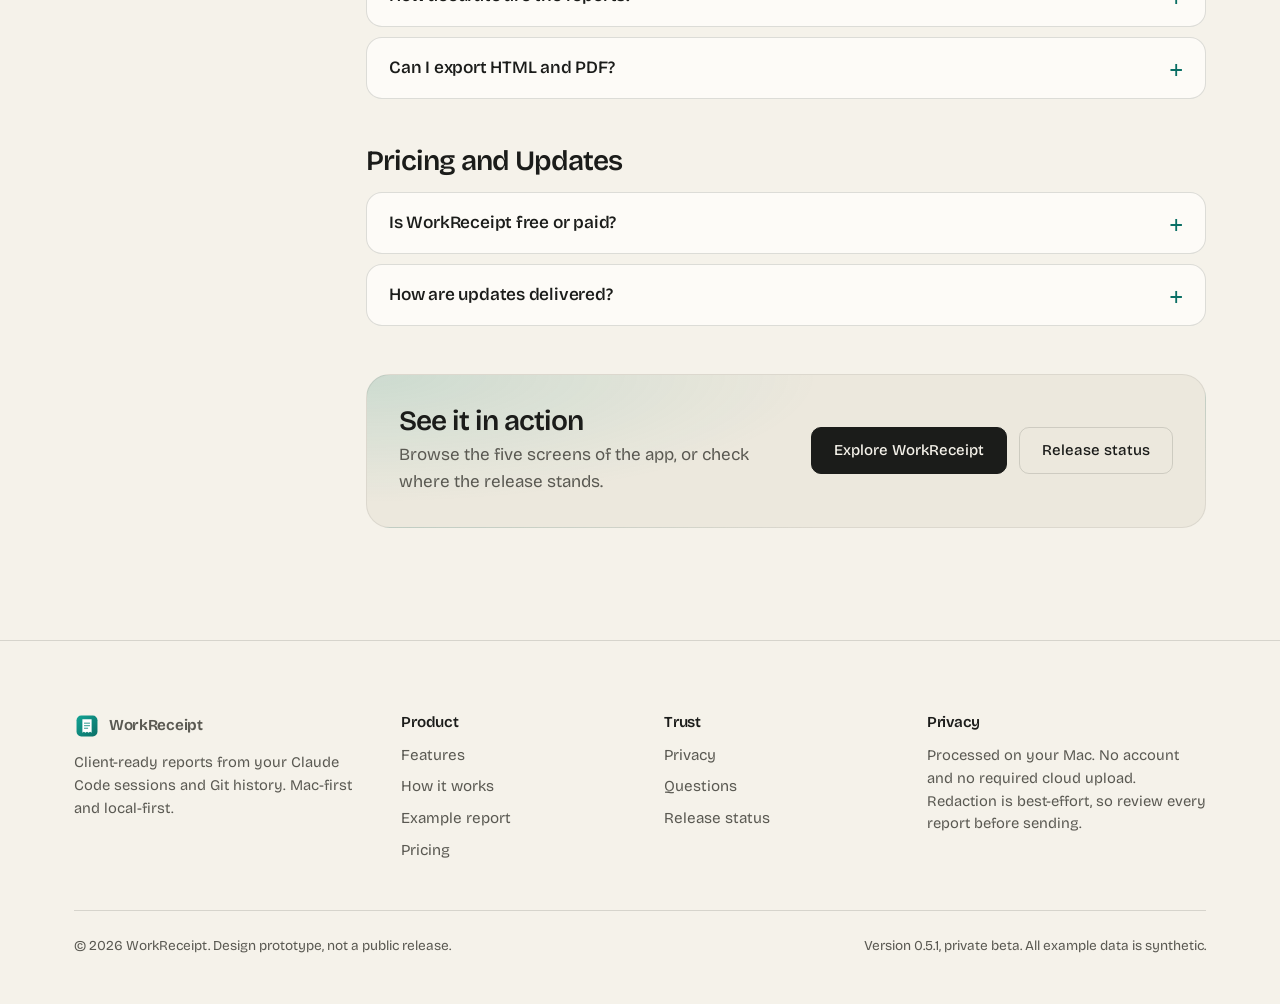
<file: website/questions/index.html>
<!doctype html>
<html lang="en">
<head>
<meta charset="utf-8">
<meta name="viewport" content="width=device-width,initial-scale=1">
<title>Questions · WorkReceipt</title>
<meta name="description" content="Answers about what WorkReceipt is, what it needs, how it handles your data, and how reports work.">
<meta name="theme-color" content="#f5f2ea">
<meta name="robots" content="noindex">
<link rel="icon" href="../assets/logo.svg" type="image/svg+xml">
<link rel="stylesheet" href="../styles.css">
</head>
<body class="page-q">
<svg width="0" height="0" style="position:absolute" aria-hidden="true">
  <defs>
    <symbol id="i-menu" viewBox="0 0 24 24" fill="none" stroke="currentColor" stroke-width="2" stroke-linecap="round"><path d="M4 8h16M4 16h16"/></symbol>
    <symbol id="i-x" viewBox="0 0 24 24" fill="none" stroke="currentColor" stroke-width="2" stroke-linecap="round"><path d="M6 6l12 12M18 6 6 18"/></symbol>
  </defs>
</svg>
<a class="skip" href="#main">Skip to content</a>

<header class="nav" id="nav">
  <div class="nav__bar">
    <a class="brand" href="../index.html" aria-label="WorkReceipt, back to the homepage"><img src="../assets/logo.svg" alt="" width="26" height="26"><span>WorkReceipt</span></a>
    <nav aria-label="Primary">
      <ul class="nav__links">
        <li><a href="../index.html#features">Features</a></li>
        <li><a href="../index.html#how">How it works</a></li>
        <li><a href="../index.html#privacy">Privacy</a></li>
        <li><a href="../index.html#pricing">Pricing</a></li>
        <li><a href="index.html" aria-current="page">Questions</a></li>
      </ul>
    </nav>
    <a class="btn btn--solid" href="../index.html#download">Download for Mac</a>
    <button class="nav__toggle" id="navToggle" aria-label="Open menu" aria-expanded="false" aria-controls="navMenu"><svg><use href="#i-menu"/></svg></button>
  </div>
  <div class="nav__menu" id="navMenu">
    <a href="../index.html#features">Features</a><a href="../index.html#how">How it works</a><a href="../index.html#privacy">Privacy</a><a href="../index.html#pricing">Pricing</a><a href="index.html" aria-current="page">Questions</a>
    <a class="btn btn--solid" href="../index.html#download">Download for Mac</a>
  </div>
</header>

<main id="main">
  <section class="qhero">
    <div class="wrap">
      <a class="back" href="../index.html">&larr; Back to the homepage</a>
      <h1>Questions</h1>
      <p class="lead">Plain answers about what WorkReceipt does, what it needs, and how it treats your data. Where something is still undecided, we say so.</p>
    </div>
  </section>

  <section class="qbody">
    <div class="wrap qgrid">
      <nav class="qnav" aria-label="Question categories">
        <ul>
          <li><a href="#getting-started">Getting Started</a></li>
          <li><a href="#compatibility">Compatibility</a></li>
          <li><a href="#privacy">Privacy</a></li>
          <li><a href="#reports">Reports</a></li>
          <li><a href="#pricing-updates">Pricing and Updates</a></li>
        </ul>
      </nav>

      <div class="qcols">

        <section class="qcat" id="getting-started" aria-labelledby="h-gs">
          <h2 id="h-gs">Getting Started</h2>
          <div class="qlist">
            <details open><summary>What is WorkReceipt?</summary><div class="qa"><p>WorkReceipt is a Mac app that reads your Claude Code session history and the Git history of a project you choose, then writes a client-readable work report. The report keeps three things apart: work requested (from your prompts), changes delivered (from Git commits) and checks that were recorded. You edit the wording, review privacy findings, and export HTML or PDF.</p></div></details>
            <details><summary>Who is it designed for?</summary><div class="qa"><p>Freelance developers and small software agencies who build with Claude Code and need to show clients what was asked for and what was delivered, without handing over raw session logs.</p></div></details>
            <details><summary>What do I need to get started?</summary><div class="qa"><p>A Mac, Claude Code session history on that Mac, and a project that is a Git repository with commits in the period you want to report on. WorkReceipt is in private beta, so there is no public download yet.</p></div></details>
          </div>
        </section>

        <section class="qcat" id="compatibility" aria-labelledby="h-co">
          <h2 id="h-co">Compatibility</h2>
          <div class="qlist">
            <details><summary>Which Macs are supported?</summary><div class="qa"><p>The current private-beta build is made for Apple silicon Macs. The minimum macOS version and whether Intel Macs will be supported have not been decided, and will be confirmed before any public release. Windows and Linux are not targets.</p></div></details>
            <details><summary>Do I need Claude Code?</summary><div class="qa"><p>Yes. The work requests in a report come from the Claude Code session logs that Claude Code stores on your Mac. Claude Code does not need to be running while you use WorkReceipt.</p></div></details>
            <details><summary>Is Git required?</summary><div class="qa"><p>Yes. Git history is the evidence for delivered changes, so the project should be a Git repository with commits in the reporting period. Only the current branch is read.</p></div></details>
          </div>
        </section>

        <section class="qcat" id="privacy" aria-labelledby="h-pr">
          <h2 id="h-pr">Privacy</h2>
          <div class="qlist">
            <details><summary>Does WorkReceipt upload my data?</summary><div class="qa"><p>No upload is required. Your sessions and repositories are read and processed on your Mac, there is no account, and nothing is sent to a WorkReceipt server to generate a report. Reports are saved to a folder on your Mac.</p></div></details>
            <details><summary>What information appears in a report?</summary><div class="qa"><p>Prompt titles (the first line of each prompt), the commands of recorded checks, commit subjects and folder names. File contents and tool output are never included.</p></div></details>
            <details><summary>How does redaction work?</summary><div class="qa"><p>WorkReceipt masks common secret and personal-data patterns, such as keys, tokens, email addresses and file paths, and lists each masked value in the Privacy Center by severity. Every high-severity finding needs your review before export unlocks, and you can add your own terms, such as a client name, to mask everywhere. Redaction is best-effort: it does not catch everything, so read your report before you send it.</p></div></details>
          </div>
        </section>

        <section class="qcat" id="reports" aria-labelledby="h-re">
          <h2 id="h-re">Reports</h2>
          <div class="qlist">
            <details><summary>What can I edit?</summary><div class="qa"><p>The wording of each work request in Report Studio, so technical prompts can become plain language. Edits are re-checked for secrets before they reach the report.</p></div></details>
            <details><summary>How accurate are the reports?</summary><div class="qa"><p>The report keeps requests, Git-backed changes and recorded checks separate. It never says a request was completed, since a request is not proof of completion, and recorded checks are not re-run. Check detection covers common test and build runners rather than every custom script, so review each report before you send it.</p></div></details>
            <details><summary>Can I export HTML and PDF?</summary><div class="qa"><p>Yes. WorkReceipt exports a standalone HTML report and a PDF.</p></div></details>
          </div>
        </section>

        <section class="qcat" id="pricing-updates" aria-labelledby="h-pu">
          <h2 id="h-pu">Pricing and Updates</h2>
          <div class="qlist">
            <details><summary>Is WorkReceipt free or paid?</summary><div class="qa"><p>Not decided yet. We plan an affordable license for freelance developers and small agencies. The price and terms will be published before any public release, and nothing can be bought today.</p></div></details>
            <details><summary>How are updates delivered?</summary><div class="qa"><p>The current private-beta build is updated by installing a newer version over the old one. How updates will be delivered for a public release has not been decided.</p></div></details>
          </div>
        </section>

        <aside class="qend">
          <div>
            <h2>See it in action</h2>
            <p>Browse the five screens of the app, or check where the release stands.</p>
          </div>
          <div class="qend__cta">
            <a class="btn btn--solid" href="../index.html#explore">Explore WorkReceipt</a>
            <a class="btn btn--line" href="../index.html#download">Release status</a>
          </div>
        </aside>

      </div>
    </div>
  </section>
</main>

<footer class="foot">
  <div class="wrap">
    <div class="foot__grid">
      <div><a class="brand" href="../index.html"><img src="../assets/logo.svg" alt="" width="26" height="26"><span>WorkReceipt</span></a><p>Client-ready reports from your Claude Code sessions and Git history. Mac-first and local-first.</p></div>
      <div><h3>Product</h3><ul><li><a href="../index.html#features">Features</a></li><li><a href="../index.html#how">How it works</a></li><li><a href="../index.html#example">Example report</a></li><li><a href="../index.html#pricing">Pricing</a></li></ul></div>
      <div><h3>Trust</h3><ul><li><a href="../index.html#privacy">Privacy</a></li><li><a href="index.html">Questions</a></li><li><a href="../index.html#download">Release status</a></li></ul></div>
      <div><h3>Privacy</h3><p style="margin-top:0">Processed on your Mac. No account and no required cloud upload. Redaction is best-effort, so review every report before sending.</p></div>
    </div>
    <div class="foot__base"><span>© 2026 WorkReceipt. Design prototype, not a public release.</span><span>Version 0.5.1, private beta. All example data is synthetic.</span></div>
  </div>
</footer>
<script src="../script.js"></script>
</body>
</html>
</file>
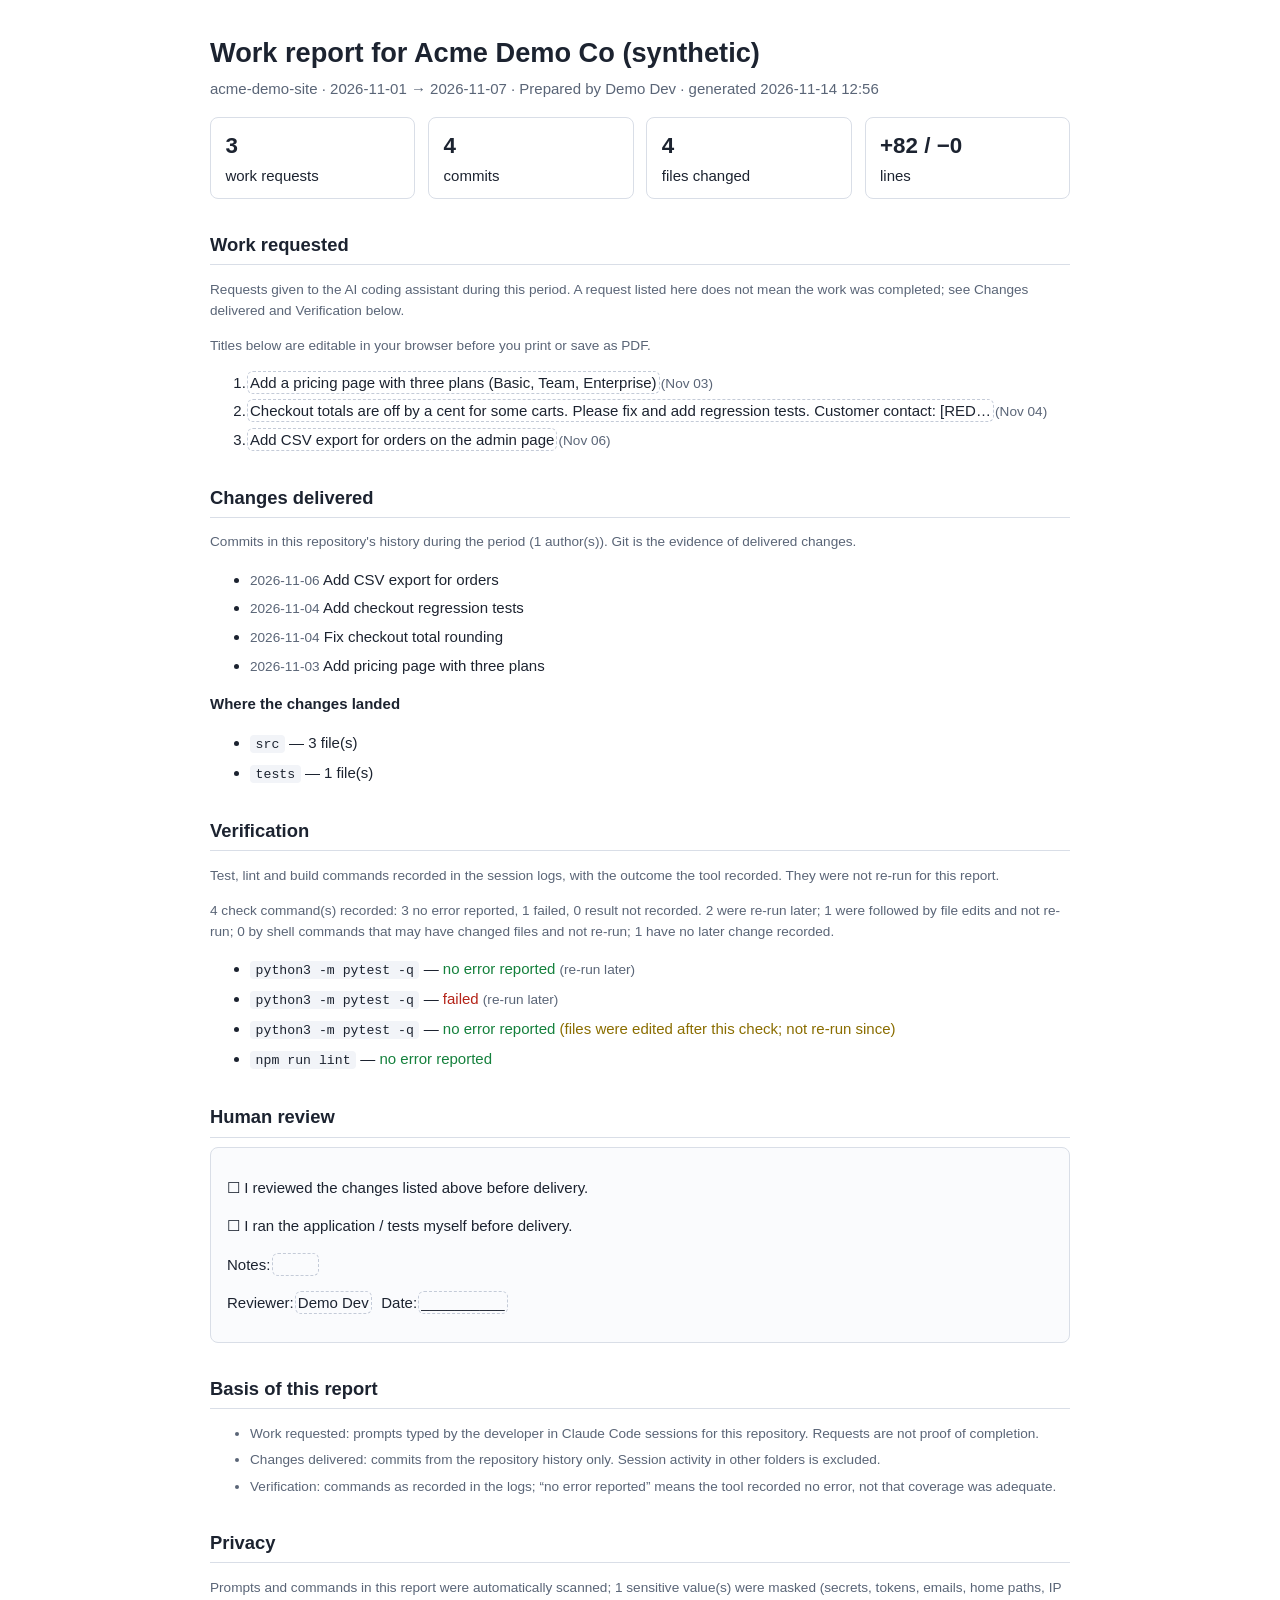
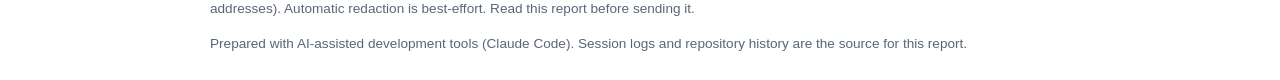
<file: examples/example_report.html>
<!doctype html><meta charset=utf-8><meta http-equiv=Content-Security-Policy content="default-src 'none'; style-src 'unsafe-inline'"><title>Work report for Acme Demo Co (synthetic)</title><style>
body{font:15px/1.55 -apple-system,Segoe UI,Helvetica,Arial,sans-serif;max-width:860px;margin:2rem auto;padding:0 1.2rem;color:#1c2330}
h1{font-size:1.7rem;margin:.2rem 0}h2{font-size:1.15rem;margin:2rem 0 .6rem;border-bottom:1px solid #d9dee7;padding-bottom:.3rem}
.meta{color:#5a6577}.cards{display:flex;gap:.8rem;flex-wrap:wrap;margin:1rem 0}
.card{flex:1;min-width:130px;border:1px solid #d9dee7;border-radius:8px;padding:.7rem .9rem}.card b{display:block;font-size:1.4rem}
li{margin:.35rem 0}code{background:#f2f4f8;padding:.1rem .35rem;border-radius:4px;font-size:.88em;word-break:break-all}
.ok{color:#14803c}.bad{color:#b42318}.unk{color:#8a6d00}.box{border:1px solid #d9dee7;border-radius:8px;padding:.8rem 1rem;background:#fafbfd}
[contenteditable]{outline:1px dashed #c4cbd8;outline-offset:2px;border-radius:3px}
.small{font-size:.85rem;color:#5a6577}
@page{margin:16mm}
h2{break-after:avoid}li{break-inside:avoid}
@media print{body{margin:0}[contenteditable]{outline:none}.noprint{display:none}}
</style><h1>Work report for Acme Demo Co (synthetic)</h1><div class=meta>acme-demo-site · 2026-11-01 → 2026-11-07 · Prepared by Demo Dev · generated 2026-11-14 12:56</div><div class=cards><div class=card><b>3</b>work requests</div><div class=card><b>4</b>commits</div><div class=card><b>4</b>files changed</div><div class=card><b>+82 / −0</b>lines</div></div><h2>Work requested</h2><p class=small>Requests given to the AI coding assistant during this period. A request listed here does not mean the work was completed; see Changes delivered and Verification below.</p><p class='small noprint'>Titles below are editable in your browser before you print or save as PDF.</p><ol><li><span contenteditable>Add a pricing page with three plans (Basic, Team, Enterprise)</span> <span class=small>(Nov 03)</span></li><li><span contenteditable>Checkout totals are off by a cent for some carts. Please fix and add regression tests. Customer contact: [RED…</span> <span class=small>(Nov 04)</span></li><li><span contenteditable>Add CSV export for orders on the admin page</span> <span class=small>(Nov 06)</span></li></ol><h2>Changes delivered</h2><p class=small>Commits in this repository's history during the period (1 author(s)). Git is the evidence of delivered changes.</p><ul><li><span class=small>2026-11-06</span> Add CSV export for orders</li><li><span class=small>2026-11-04</span> Add checkout regression tests</li><li><span class=small>2026-11-04</span> Fix checkout total rounding</li><li><span class=small>2026-11-03</span> Add pricing page with three plans</li></ul><p><b>Where the changes landed</b></p><ul><li><code>src</code> — 3 file(s)</li><li><code>tests</code> — 1 file(s)</li></ul><h2>Verification</h2><p class=small>Test, lint and build commands recorded in the session logs, with the outcome the tool recorded. They were not re-run for this report.</p><p class=small>4 check command(s) recorded: 3 no error reported, 1 failed, 0 result not recorded. 2 were re-run later; 1 were followed by file edits and not re-run; 0 by shell commands that may have changed files and not re-run; 1 have no later change recorded.</p><ul><li><code>python3 -m pytest -q</code> — <span class=ok>no error reported</span> <span class=small>(re-run later)</span></li><li><code>python3 -m pytest -q</code> — <span class=bad>failed</span> <span class=small>(re-run later)</span></li><li><code>python3 -m pytest -q</code> — <span class=ok>no error reported</span> <span class=unk>(files were edited after this check; not re-run since)</span></li><li><code>npm run lint</code> — <span class=ok>no error reported</span></li></ul><h2>Human review</h2><div class=box><p>☐ I reviewed the changes listed above before delivery.</p><p>☐ I ran the application / tests myself before delivery.</p><p>Notes: <span contenteditable>&nbsp;&nbsp;&nbsp;&nbsp;&nbsp;&nbsp;&nbsp;&nbsp;&nbsp;&nbsp;</span></p><p>Reviewer: <span contenteditable>Demo Dev</span> &nbsp; Date: <span contenteditable>__________</span></p></div><h2>Basis of this report</h2><ul class=small><li>Work requested: prompts typed by the developer in Claude Code sessions for this repository. Requests are not proof of completion.</li><li>Changes delivered: commits from the repository history only. Session activity in other folders is excluded.</li><li>Verification: commands as recorded in the logs; &ldquo;no error reported&rdquo; means the tool recorded no error, not that coverage was adequate.</li></ul><h2>Privacy</h2><p class=small>Prompts and commands in this report were automatically scanned; 1 sensitive value(s) were masked (secrets, tokens, emails, home paths, IP addresses). Automatic redaction is best-effort. Read this report before sending it.</p><p class=small>Prepared with AI-assisted development tools (Claude Code). Session logs and repository history are the source for this report.</p>
</file>
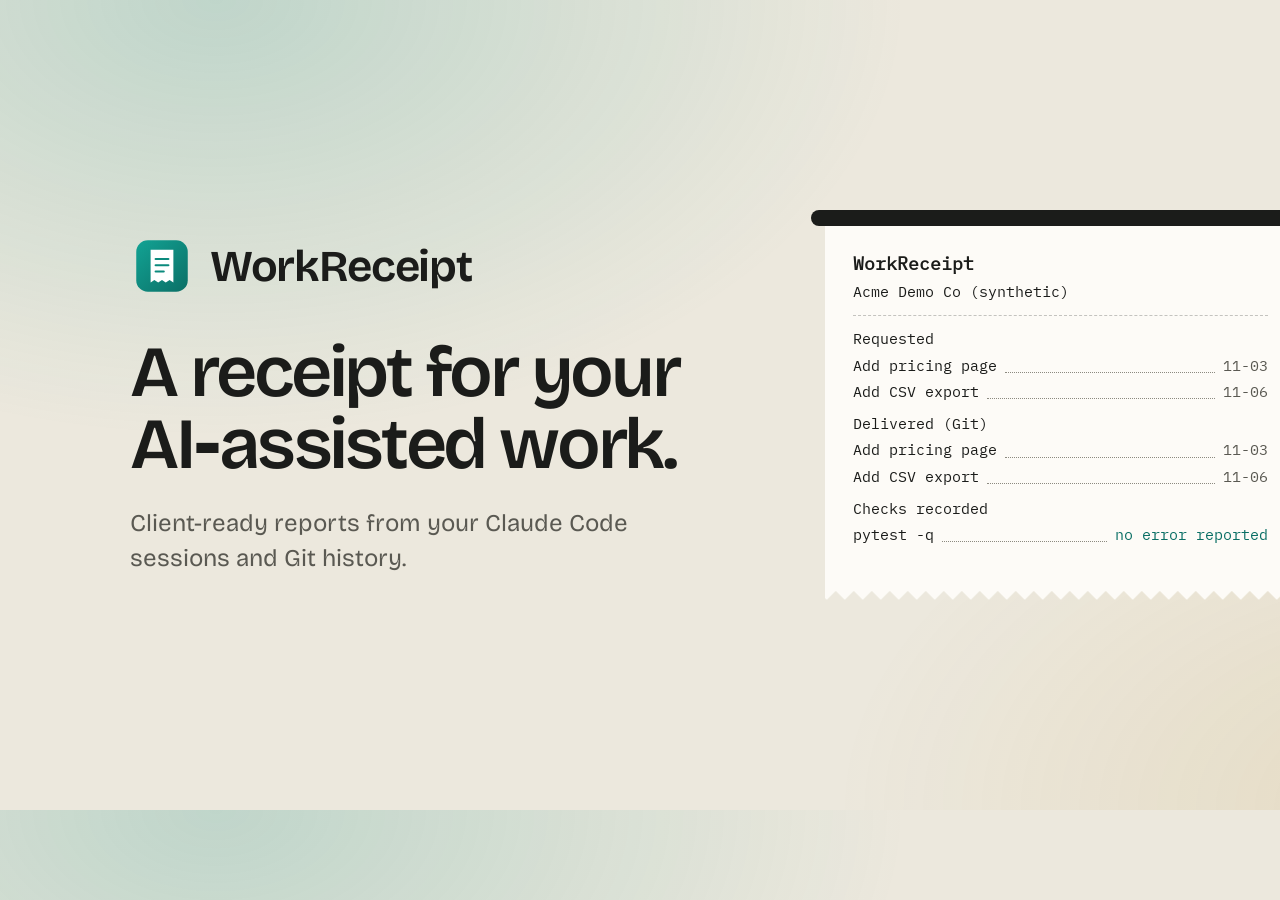
<file: website/demo/brand/intro.html>
<!doctype html><meta charset="utf-8"><link rel="stylesheet" href="brand.css"><title>intro</title>
<div class="stage"><div>
  <div class="logo"><img src="../../assets/logo.svg" alt=""><b>WorkReceipt</b></div>
  <h1>A receipt for your AI&#8209;assisted work.</h1>
  <p class="sub">Client-ready reports from your Claude Code sessions and Git history.</p>
</div>
<div><div class="slot"></div><div class="sl"><div class="slip"><div class="h">WorkReceipt</div><div>Acme Demo Co (synthetic)</div><hr>
<dl><dt>Requested</dt><dd><span>Add pricing page</span><span>11-03</span></dd><dd><span>Add CSV export</span><span>11-06</span></dd>
<dt>Delivered (Git)</dt><dd><span>Add pricing page</span><span>11-03</span></dd><dd><span>Add CSV export</span><span>11-06</span></dd>
<dt>Checks recorded</dt><dd><span>pytest -q</span><span class="ok">no error reported</span></dd></dl></div></div></div></div>
</file>
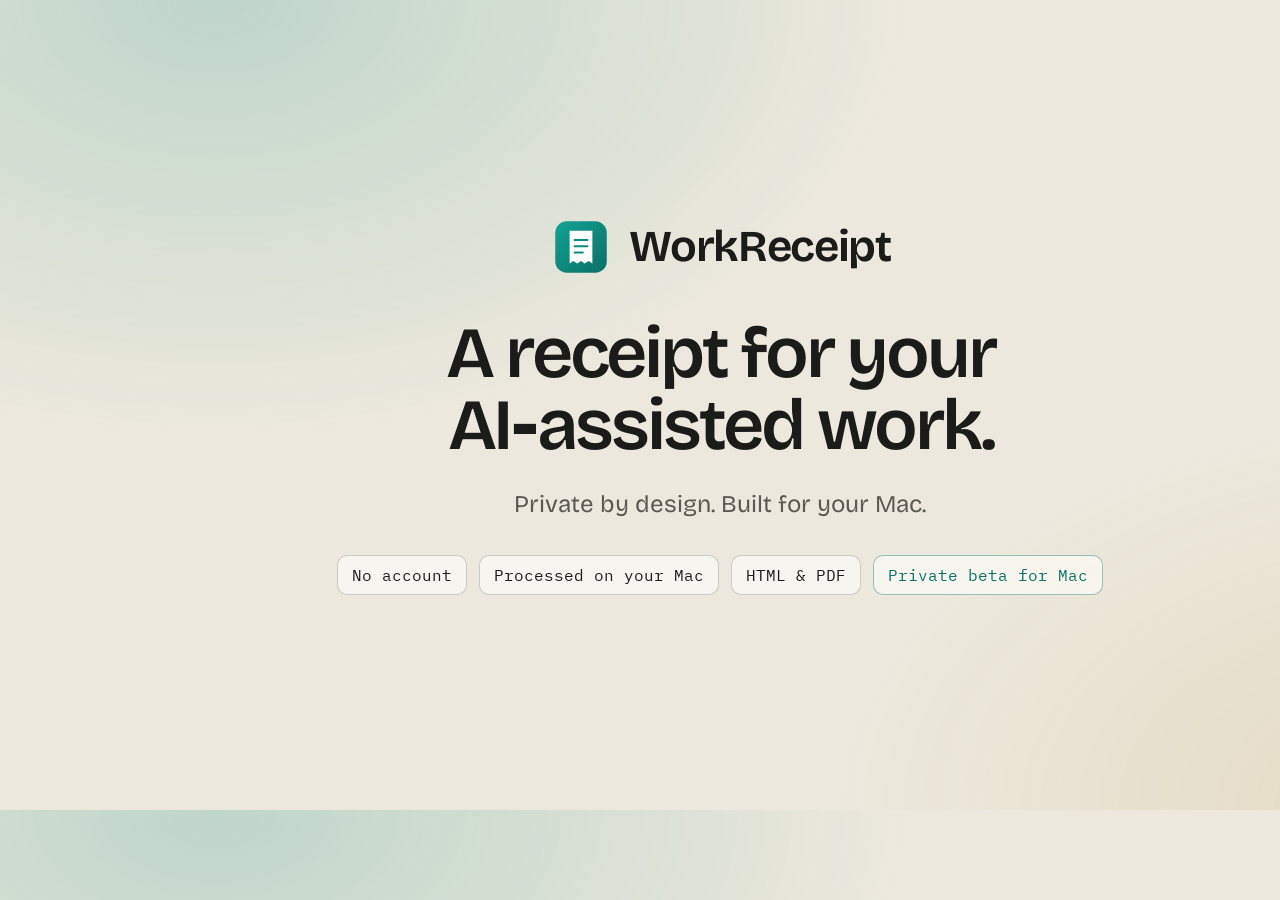
<file: website/demo/brand/outro.html>
<!doctype html><meta charset="utf-8"><link rel="stylesheet" href="brand.css"><title>outro</title>
<div class="center">
  <div class="logo"><img src="../../assets/logo.svg" alt=""><b>WorkReceipt</b></div>
  <h1 style="max-width:900px">A receipt for your AI&#8209;assisted work.</h1>
  <p class="sub" style="max-width:760px">Private by design. Built for your Mac.</p>
  <div class="tags" style="justify-content:center"><span>No account</span><span>Processed on your Mac</span><span>HTML &amp; PDF</span><span class="t">Private beta for Mac</span></div>
</div>
</file>
<file: website/styles.css>
/* WorkReceipt marketing site, design prototype v2. Tokens documented in README.md */
@font-face{font-family:"Bricolage Grotesque";src:url("assets/fonts/bricolage-grotesque-latin-wght-normal.woff2") format("woff2");font-weight:200 800;font-display:swap}
@font-face{font-family:"IBM Plex Mono";src:url("assets/fonts/ibm-plex-mono-latin-400-normal.woff2") format("woff2");font-weight:400;font-display:swap}
@font-face{font-family:"IBM Plex Mono";src:url("assets/fonts/ibm-plex-mono-latin-500-normal.woff2") format("woff2");font-weight:500;font-display:swap}
:root{
  --paper:#f5f2ea;--paper-2:#ece8dd;--sheet:#fdfbf7;--ink:#1b1c1a;--graphite:#5a5952;--faint:#8c8a80;
  --rule:rgba(27,28,26,.14);--rule-soft:rgba(27,28,26,.08);
  --teal:#0a6f65;--teal-hi:#0d8b7f;--teal-wash:rgba(13,139,127,.10);--amber:#7d5400;--amber-wash:rgba(176,120,0,.12);
  --font:"Bricolage Grotesque",ui-sans-serif,system-ui,sans-serif;--mono:"IBM Plex Mono",ui-monospace,Menlo,monospace;
  --fs-display:clamp(2.5rem,4.6vw,4rem);--fs-h2:clamp(2rem,4vw,3.25rem);--fs-h3:1.1875rem;--fs-lead:clamp(1.0625rem,1.5vw,1.25rem);
  --s1:4px;--s2:8px;--s3:12px;--s4:16px;--s5:24px;--s6:32px;--s7:48px;--s8:72px;--s9:112px;
  --r-ctl:10px;--r-win:14px;--r-nav:14px;
  --shadow-win:0 1px 2px rgba(27,28,26,.06),0 30px 70px -34px rgba(27,28,26,.40);--shadow-nav:0 1px 2px rgba(27,28,26,.05),0 12px 30px -14px rgba(27,28,26,.22);
  --wrap:1180px;
}
*,*::before,*::after{box-sizing:border-box}
html{scroll-behavior:smooth;scroll-padding-top:92px;-webkit-text-size-adjust:100%}
body{margin:0;background:var(--paper);color:var(--ink);font:400 1.0625rem/1.55 var(--font);-webkit-font-smoothing:antialiased;overflow-x:hidden}
img{max-width:100%;display:block}
a{color:inherit}
p{margin:0}
h1,h2,h3{margin:0;text-wrap:balance}
::selection{background:var(--teal-wash)}
:focus-visible{outline:2px solid var(--teal-hi);outline-offset:3px;border-radius:6px}
.skip{position:absolute;left:12px;top:-60px;background:var(--ink);color:#fff;padding:10px 16px;border-radius:var(--r-ctl);z-index:100;text-decoration:none;transition:top .2s}
.skip:focus{top:12px}
.wrap{max-width:var(--wrap);margin:0 auto;padding:0 var(--s5)}
.section{padding:var(--s9) 0}
.section--tint{background:var(--paper-2)}
h2{font-size:var(--fs-h2);font-weight:600;letter-spacing:-.035em;line-height:1.04;max-width:16ch}
h3{font-size:var(--fs-h3);font-weight:600;letter-spacing:-.015em;line-height:1.25}
.lead{font-size:var(--fs-lead);color:var(--graphite);line-height:1.5;max-width:52ch}
.mono{font-family:var(--mono);font-size:.82em;letter-spacing:0}
.head{display:grid;gap:var(--s4);margin-bottom:var(--s7)}

/* buttons: rectangular, ink-first */
.btn{display:inline-flex;align-items:center;justify-content:center;gap:8px;font:500 .9375rem/1 var(--font);padding:15px 22px;border-radius:var(--r-ctl);border:1px solid var(--ink);text-decoration:none;cursor:pointer;transition:background .2s,color .2s,border-color .2s}
.btn--solid{background:var(--ink);color:var(--paper)}
.btn--solid:hover{background:#000}
.btn--line{background:transparent;color:var(--ink);border-color:var(--rule)}
.btn--line:hover{border-color:var(--ink)}
.btn[aria-disabled="true"]{background:transparent;border:1px dashed var(--rule);color:var(--graphite);cursor:not-allowed}
.link{color:var(--teal);text-decoration:underline;text-underline-offset:4px;text-decoration-thickness:1.5px}
.link:hover{color:var(--ink)}

/* nav */
.nav{position:fixed;top:14px;left:50%;transform:translateX(-50%);z-index:50;width:min(960px,calc(100vw - 24px))}
.nav__bar{display:flex;align-items:center;gap:var(--s3);padding:8px 8px 8px 16px;background:color-mix(in srgb,var(--sheet) 90%,transparent);backdrop-filter:blur(12px);-webkit-backdrop-filter:blur(12px);border:1px solid var(--rule);border-radius:var(--r-nav);box-shadow:var(--shadow-nav)}
.brand{display:flex;align-items:center;gap:9px;font-weight:650;letter-spacing:-.02em;text-decoration:none;margin-right:auto}
.brand img{width:26px;height:26px}
.nav__links{display:flex;gap:4px;list-style:none;margin:0;padding:0}
.nav__links a{display:block;padding:8px 12px;font-size:.9rem;color:var(--graphite);text-decoration:none;border-bottom:2px solid transparent;transition:color .2s,border-color .2s}
.nav__links a:hover{color:var(--ink)}
.nav__links a[aria-current]{color:var(--ink);border-bottom-color:var(--teal-hi)}
.nav .btn{padding:10px 16px;font-size:.875rem}
.nav__toggle{display:none;width:40px;height:40px;border-radius:var(--r-ctl);border:1px solid var(--rule);background:transparent;cursor:pointer;place-items:center;color:var(--ink)}
.nav__toggle svg{width:18px;height:18px}
.nav__menu{display:none}

/* hero */
.hero{padding:150px 0 var(--s8)}
.hero__grid{display:grid;grid-template-columns:1.12fr .88fr;gap:var(--s8);align-items:start}
.hero h1{font-size:var(--fs-display);font-weight:600;letter-spacing:-.045em;line-height:1;max-width:20ch}
.hero .lead{margin-top:var(--s5)}
.hero__cta{display:flex;gap:var(--s3);flex-wrap:wrap;margin-top:var(--s6)}
.hero__note{margin-top:var(--s4);font-size:.9rem;color:var(--graphite)}
.hero__stage{margin-top:var(--s8);padding:clamp(14px,4vw,52px);border-radius:28px;border:1px solid var(--rule-soft);background:radial-gradient(90% 120% at 12% 0%,rgba(13,139,127,.16),transparent 60%),radial-gradient(80% 100% at 100% 100%,rgba(176,120,0,.10),transparent 60%),var(--paper-2)}
.hero__grid>*,.priv-wrap>*,.rep>*,.price>*,.dl>*{min-width:0}

/* printed receipt (hero), the one orchestrated moment */
.printer{position:relative;max-width:420px;margin-left:auto;width:100%}
.printer__slot{height:14px;background:var(--ink);border-radius:7px;position:relative;z-index:2;box-shadow:0 6px 12px -6px rgba(0,0,0,.5)}
.slip{position:relative;margin:-6px 12px 0;filter:drop-shadow(0 22px 22px rgba(27,28,26,.16))}
.slip__paper{background:var(--sheet);padding:var(--s5) var(--s5) 44px;font-family:var(--mono);font-size:.78rem;line-height:1.7;color:var(--ink);
  -webkit-mask:conic-gradient(from -45deg at bottom,#0000,#000 1deg 89deg,#0000 90deg) 50%/16px 100%;mask:conic-gradient(from -45deg at bottom,#0000,#000 1deg 89deg,#0000 90deg) 50%/16px 100%;
  animation:print 2.6s steps(26,end) .35s both}
@keyframes print{from{clip-path:inset(0 0 100% 0)}to{clip-path:inset(0 0 0 0)}}
.slip__title{font:600 1rem/1.2 var(--mono)}
.slip .syn{color:var(--amber)}
.slip hr{border:0;border-top:1px dashed var(--rule);margin:10px 0}
.slip dl{margin:0}
.slip dt{font-weight:500;margin-top:6px}
.slip dd{margin:0;display:flex;align-items:baseline;gap:6px;color:var(--graphite)}
.slip dd::after{content:"";order:1;flex:1;border-bottom:1px dotted var(--faint);transform:translateY(-3px);min-width:12px}
.slip dd span:first-child{order:0;color:var(--ink)}
.slip dd span:last-child{order:2}
.slip .ok{color:var(--teal)}.slip .unk{color:var(--amber)}
.slip__foot{margin-top:10px;color:var(--graphite);font-size:.72rem;line-height:1.5}

/* mac window */
.win{background:var(--sheet);border:1px solid var(--rule);border-radius:var(--r-win);box-shadow:var(--shadow-win);overflow:hidden}
.win__bar{display:flex;align-items:center;gap:7px;padding:11px 14px;border-bottom:1px solid var(--rule-soft);background:#f8f5ee}
.win__bar i{width:11px;height:11px;border-radius:50%;display:block;background:#d9d5ca}
.win__title{margin-left:10px;font-size:.78rem;color:var(--faint)}
.win__tag{margin-left:auto;font-size:.72rem;color:var(--amber);background:var(--amber-wash);padding:3px 9px;border-radius:5px}
.win img{width:100%;height:auto;aspect-ratio:1180/760;object-fit:cover;object-position:top}
.win--report img{aspect-ratio:1000/760}

/* demo video (hero stage) */
.win--video{position:relative;margin:0;background:#161715}
.win--video video{display:block;width:100%;height:auto;aspect-ratio:16/9;background:#161715;object-fit:cover}
.win--video video::cue{font:500 1.05rem var(--font)}
.demo__label{position:absolute;top:14px;right:14px;padding:7px 13px;border-radius:99px;background:rgba(27,28,26,.78);color:#efece4;font:500 .8rem var(--font);letter-spacing:.01em;backdrop-filter:blur(6px);pointer-events:none;transition:opacity .25s}
.demo.is-started .demo__label{opacity:0}
.demo__play{white-space:nowrap;position:absolute;left:50%;top:50%;transform:translate(-50%,-50%);display:flex;align-items:center;gap:16px;padding:12px 28px 12px 12px;border:0;border-radius:99px;background:rgba(27,28,26,.92);color:var(--paper);font:600 1.15rem/1.15 var(--font);letter-spacing:-.01em;cursor:pointer;box-shadow:0 16px 40px -10px rgba(0,0,0,.5);transition:transform .25s ease,background .2s}
.demo__play:hover{background:#000;transform:translate(-50%,-50%) scale(1.03)}
.demo__play svg{width:56px;height:56px;padding:14px 12px 14px 17px;border-radius:50%;background:var(--teal-hi);color:#fff}
.demo__play small{display:block;margin-top:3px;font:400 .85rem var(--font);color:#c9c6bb}
.demo__play:focus-visible{outline:3px solid #4fd1c5;outline-offset:3px}
.demo.is-started .demo__play{display:none}
.demo__note{padding:11px 18px;background:#f8f5ee;border-top:1px solid var(--rule-soft);font-size:.8rem;color:var(--graphite)}
.demo__note a{color:var(--teal);text-underline-offset:3px}

/* explore: vertical tabs + stacked product windows */
.eyebrow{font:500 .78rem/1.2 var(--mono);letter-spacing:.07em;text-transform:uppercase;color:var(--teal)}
.head .eyebrow{margin-bottom:calc(var(--s2)*-1)}
.hero .eyebrow{margin-bottom:var(--s4)}
.show{display:grid;grid-template-columns:minmax(300px,370px) minmax(0,1fr);gap:var(--s7);align-items:start}
.show__tabs{display:grid;gap:6px}
.show__tab{all:unset;box-sizing:border-box;cursor:pointer;position:relative;display:grid;gap:6px;padding:18px 20px 18px 28px;border-radius:16px;border:1px solid transparent;transition:background .25s,border-color .25s,box-shadow .25s}
.show__tab::before{content:"";position:absolute;left:10px;top:16px;bottom:16px;width:3px;border-radius:3px;background:var(--rule);transition:background .25s}
.show__tab b{font-size:1.45rem;font-weight:600;letter-spacing:-.03em;line-height:1.1;color:var(--graphite);transition:color .25s}
.show__tab span{font-size:.92rem;line-height:1.45;color:var(--graphite)}
.show__tab:hover{background:var(--rule-soft)}
.show__tab:hover b{color:var(--ink)}
.show__tab:hover::before{background:var(--faint)}
.show__tab[aria-selected="true"]{background:var(--sheet);border-color:var(--rule);box-shadow:0 14px 30px -24px rgba(27,28,26,.45)}
.show__tab[aria-selected="true"]::before{background:var(--teal-hi)}
.show__tab[aria-selected="true"] b{color:var(--ink)}
.show__tab:focus-visible{outline:2px solid var(--teal-hi);outline-offset:2px}
.show__stage{display:grid;padding:clamp(14px,2.6vw,32px);border-radius:28px;border:1px solid var(--rule-soft);background:radial-gradient(90% 110% at 12% 0%,rgba(13,139,127,.15),transparent 62%),radial-gradient(70% 90% at 100% 100%,rgba(176,120,0,.09),transparent 60%),var(--paper-2)}
.show__panel{grid-area:1/1;opacity:0;visibility:hidden;transition:opacity .35s ease,visibility 0s linear .35s;min-width:0}
.show__panel.is-active{opacity:1;visibility:visible;transition:opacity .35s ease}
.win__shot{aspect-ratio:1180/760;overflow:hidden;background:#fff}
.win__shot img{width:100%;height:100%;aspect-ratio:auto;object-fit:cover;object-position:left top}
.show__cap{margin-top:var(--s4);display:flex;justify-content:space-between;align-items:center;gap:var(--s4);font-size:.95rem;line-height:1.45;color:var(--ink);min-height:2.9em}
.show__zoom{display:none;font:500 .875rem/1 var(--font);padding:0 14px;min-height:44px;border:1px solid var(--rule);border-radius:var(--r-ctl);background:var(--sheet);color:var(--ink);cursor:pointer;white-space:nowrap;transition:border-color .2s}
.show__zoom:hover{border-color:var(--ink)}

/* full-screen screenshot viewer */
.viewer{border:0;padding:0;margin:0;width:100vw;max-width:100vw;height:100dvh;max-height:100dvh;background:var(--paper);color:var(--ink)}
.viewer[open]{display:grid;grid-template-rows:auto minmax(0,1fr)}
.viewer::backdrop{background:rgba(27,28,26,.6)}
.viewer__bar{display:flex;justify-content:space-between;align-items:center;gap:var(--s4);padding:10px 16px;border-bottom:1px solid var(--rule)}
.viewer__bar .btn{min-height:44px;padding:0 18px}
.viewer__scroll{overflow:auto;-webkit-overflow-scrolling:touch;background:#fff}
.viewer__scroll img{width:1500px;max-width:none;height:auto}

/* before / after */
.ba{display:grid;grid-template-columns:1fr 1fr;border:1px solid var(--rule);border-radius:var(--r-win);background:var(--sheet);overflow:hidden}
.ba__col{padding:var(--s6);display:grid;gap:var(--s4);align-content:start}
.ba__col+.ba__col{border-left:1px solid var(--rule);background:var(--teal-wash)}
.ba h3{font-size:1.4rem;letter-spacing:-.025em}
.ba ul{margin:0;padding:0;list-style:none;display:grid;gap:var(--s3)}
.ba li{padding-left:22px;position:relative;color:var(--graphite);font-size:1rem}
.ba__col+.ba__col li{color:var(--ink)}
.ba li::before{content:"";position:absolute;left:0;top:.7em;width:10px;height:1.5px;background:var(--faint)}
.ba__col+.ba__col li::before{background:var(--teal)}

/* features: six illustrated cards */
.fgrid{display:grid;grid-template-columns:repeat(2,minmax(0,1fr));gap:var(--s5)}
.fc{display:grid;grid-template-rows:auto 1fr;padding:12px;background:var(--sheet);border:1px solid var(--rule);border-radius:24px;box-shadow:0 1px 2px rgba(27,28,26,.04),0 28px 50px -38px rgba(27,28,26,.4);transition:transform .3s ease,box-shadow .3s ease,border-color .3s}
.fc:hover{transform:translateY(-3px);border-color:rgba(27,28,26,.24);box-shadow:0 1px 2px rgba(27,28,26,.05),0 34px 56px -34px rgba(27,28,26,.45)}
.fc__vis{container-type:inline-size;min-height:312px;display:grid;place-items:center;padding:24px;border-radius:16px;border:1px solid var(--rule-soft);position:relative;overflow:hidden;
  background:radial-gradient(110% 80% at 50% 0%,rgba(13,139,127,.13),transparent 65%),radial-gradient(rgba(27,28,26,.11) 1px,transparent 1.2px) 0 0/14px 14px,var(--paper-2)}
.fc__txt{padding:22px 14px 14px}
.fc__txt h3{font-size:1.45rem;letter-spacing:-.028em}
.fc__txt p{margin-top:8px;color:var(--graphite);max-width:46ch}
.fc small{display:block}
.pill{display:inline-flex;align-items:center;gap:5px;font-size:.66rem;font-weight:500;padding:2px 9px;border-radius:99px}
.pill i{width:6px;height:6px;border-radius:50%}
.pill--high{background:#fbe3dc;color:#a3321f}.pill--high i{background:#d4442c}
.pill--med{background:#f8ecce;color:#7d5400}.pill--med i{background:#c58a12}
.vcard{background:var(--sheet);border:1px solid var(--rule);border-radius:12px;box-shadow:0 10px 20px -14px rgba(27,28,26,.4)}

/* 1 sessions to requests */
.ses{display:grid;grid-template-columns:34% 12% minmax(0,1fr);align-items:stretch;width:100%}
.ses__col{display:grid;gap:10px}
.ses__card{display:grid;gap:6px;padding:9px 11px;background:var(--sheet);border:1px solid var(--rule);border-radius:10px;box-shadow:0 8px 16px -12px rgba(27,28,26,.45)}
.ses__card span{font:500 .66rem var(--mono);color:var(--graphite);white-space:nowrap}
.ses__card i{display:block;height:5px;border-radius:3px;background:var(--rule);width:var(--w)}
.ses__flow{width:100%;height:100%;fill:none;stroke:var(--teal-hi);stroke-width:1.5;stroke-dasharray:3 4}
.ses__flow path{vector-effect:non-scaling-stroke}
.ses__out{align-self:center;padding:12px 12px 6px;background:var(--sheet);border:1px solid var(--rule);border-radius:12px;box-shadow:0 14px 24px -16px rgba(27,28,26,.5)}
.ses__head{display:flex;justify-content:space-between;align-items:center;gap:8px;font-weight:600;font-size:.8rem;margin-bottom:6px}
.ses__head em,.edit__head em{font-style:normal;font-weight:500;font-size:.64rem;color:var(--teal);background:var(--teal-wash);padding:2px 8px;border-radius:99px}
.ses__out ol{list-style:none;margin:0;padding:0}
.ses__out li{display:grid;grid-template-columns:12px minmax(0,1fr) auto;gap:8px;align-items:baseline;padding:6px 0;border-top:1px solid var(--rule-soft);font-size:.72rem;line-height:1.3}
.ses__out li b{font:500 .62rem var(--mono);color:var(--faint)}
.ses__out time{font-size:.62rem;color:var(--faint);white-space:nowrap}
@container (max-width:430px){
  .ses{grid-template-columns:36% 9% minmax(0,1fr)}
  .ses__card span{font-size:.58rem}
  .ses__card{padding:8px}
  .ses__out{padding:10px 9px 4px}
  .ses__out time{display:none}
  .ses__out li{font-size:.66rem;grid-template-columns:10px minmax(0,1fr)}
}

/* 2 git evidence */
.git{display:grid;grid-template-columns:minmax(0,1.55fr) minmax(0,1fr);gap:12px;width:100%;align-items:center}
.git__list{position:relative;margin:0;padding:4px 12px 4px 10px;list-style:none;background:var(--sheet);border:1px solid var(--rule);border-radius:12px;box-shadow:0 14px 24px -16px rgba(27,28,26,.5)}
.git__list::before{content:"";position:absolute;left:15px;top:22px;bottom:22px;width:2px;background:rgba(13,139,127,.3)}
.git__list li{position:relative;display:grid;grid-template-columns:auto minmax(0,1fr) auto;gap:8px;align-items:baseline;padding:9px 0 9px 20px;font-size:.72rem;line-height:1.25}
.git__list li+li{border-top:1px solid var(--rule-soft)}
.git__list li::before{content:"";position:absolute;left:2px;top:50%;width:9px;height:9px;margin-top:-4.5px;border-radius:50%;background:var(--sheet);border:2px solid var(--teal-hi)}
.git__list code{font:500 .64rem var(--mono);color:var(--teal)}
.git__list time{font-size:.62rem;color:var(--faint)}
.git__sum{display:grid;gap:8px}
.git__sum>div{padding:8px 11px;background:var(--sheet);border:1px solid var(--rule);border-radius:10px}
.git__sum small{font-size:.62rem;color:var(--graphite)}
.git__sum b{font-size:1.15rem;font-weight:600;letter-spacing:-.02em}
.git__sum u{text-decoration:none;color:#1f7a3a}.git__sum s{text-decoration:none;color:#b3392f}
.git__land span{display:inline-block;margin:3px 8px 0 0;font:.68rem var(--mono);color:var(--graphite)}
.git__land b{font-size:.68rem;font-weight:500;color:var(--ink)}
@container (max-width:470px){
  .git{grid-template-columns:1fr}
  .git__sum{grid-template-columns:1fr 1fr}
  .git__land{grid-column:1/-1}
  .git__list li{padding-block:7px}
  .git__list time{display:none}
}

/* 3 editable */
.edit{width:100%;max-width:440px;display:grid;gap:8px;padding:14px;background:var(--sheet);border:1px solid var(--rule);border-radius:14px;box-shadow:0 16px 28px -18px rgba(27,28,26,.5)}
.edit__head{display:flex;justify-content:space-between;align-items:center;font-size:.8rem}
.edit small{font:500 .58rem var(--mono);letter-spacing:.05em;text-transform:uppercase;color:var(--faint);margin-bottom:3px}
.edit__was{padding:8px 10px;border-radius:8px;background:var(--paper);font-size:.74rem;line-height:1.4;color:var(--graphite)}
.edit__arrow{text-align:center;color:var(--teal);line-height:1}
.edit__field{padding:8px 10px;border:1.5px solid var(--teal-hi);border-radius:9px;background:#fff;box-shadow:0 0 0 4px var(--teal-wash);font-size:.8rem;line-height:1.4}
.edit__caret{display:inline-block;width:1.5px;height:1em;margin-left:2px;vertical-align:-2px;background:var(--teal);animation:blink 1.1s steps(1) infinite}
@keyframes blink{50%{opacity:0}}
.edit__note{display:flex;gap:6px;align-items:center;font-size:.68rem;line-height:1.35;color:var(--graphite)}
.edit__note svg{flex:none;width:14px;height:14px;color:var(--teal)}

/* 4 privacy review */
.prv{width:100%;max-width:470px;display:grid;gap:8px}
.prv__stat,.prv__row{padding:10px 12px;background:var(--sheet);border:1px solid var(--rule);border-radius:12px;box-shadow:0 12px 22px -16px rgba(27,28,26,.45)}
.prv__stat{display:grid;grid-template-columns:auto minmax(0,1fr) auto;gap:12px;align-items:center}
.prv__stat small{font-size:.62rem;color:var(--graphite)}
.prv__stat b{font-size:1.15rem;font-weight:600;letter-spacing:-.02em}
.prv__stat span{font-size:.66rem;color:var(--graphite)}
.prv__bar{height:6px;border-radius:3px;background:var(--rule-soft);position:relative}
.prv__bar i{position:absolute;inset:0 auto 0 0;width:6%;border-radius:3px;background:var(--teal-hi)}
.prv__row{display:grid;gap:7px}
.prv__top{display:flex;align-items:center;flex-wrap:wrap;gap:4px 8px;font-size:.76rem}
.prv__top small{font-size:.66rem;color:var(--faint)}
.prv__link{margin-left:auto;font-size:.68rem;font-weight:500;color:var(--teal)}
.prv code{font:400 .63rem/1.55 var(--mono);color:var(--graphite);overflow-wrap:anywhere}
.prv mark{padding:0 3px;border-radius:3px;background:rgba(224,170,60,.24);color:#7d5400}
.prv__row p{font-size:.7rem;color:var(--graphite)}

/* 5 html and pdf pages */
.fc__vis--pages{padding:22px 22px 0;align-items:end}
.pages{position:relative;width:100%;height:264px}
.pg{position:absolute;bottom:0;background:#fff;border:1px solid var(--rule);border-radius:10px 10px 0 0;box-shadow:0 22px 34px -20px rgba(27,28,26,.55);overflow:hidden}
.pg__tag{position:absolute;z-index:2;top:8px;right:8px;font:500 .6rem var(--mono);letter-spacing:.06em;padding:3px 8px;border-radius:99px;background:var(--ink);color:var(--paper)}
.pg--html{left:0;width:57%;height:236px}
.pg--html .pg__chrome{display:flex;gap:4px;padding:7px 9px;background:#f3efe6;border-bottom:1px solid var(--rule-soft)}
.pg--html .pg__chrome i{width:6px;height:6px;border-radius:50%;background:#d9d5ca}
.pg--html img{width:100%;height:auto;aspect-ratio:2000/1520;object-fit:cover;object-position:top}
.pg--pdf{right:0;width:38%;height:264px;padding:14px 12px;border-radius:6px 6px 0 0}
.pdf{display:grid;gap:5px;align-content:start}
.pdf small{font:500 .52rem var(--mono);letter-spacing:.04em;color:var(--teal)}
.pdf b{font-size:1rem;letter-spacing:-.03em;line-height:1.1}
.pdf>span{font-size:.58rem;color:var(--graphite)}
.pdf__stats{display:grid;grid-template-columns:repeat(3,1fr);gap:4px;margin:4px 0}
.pdf__stats i{font:normal .46rem/1.2 var(--font);color:var(--graphite);padding:4px;border:1px solid var(--rule-soft);border-radius:4px}
.pdf__stats u{display:block;text-decoration:none;font-size:.8rem;font-weight:600;color:var(--ink)}
.pdf__line{height:4px;border-radius:2px;background:var(--rule)}
.pdf__line.short{width:60%}
.pdf__h{margin-top:6px;font-size:.62rem;font-weight:600}

/* 6 built for your mac */
.mac{width:100%;max-width:500px;height:auto}
.mac__in rect{fill:var(--sheet);stroke:var(--rule)}
.mac__in text{font:500 11.5px var(--mono);fill:var(--graphite)}
.mac__flow{fill:none;stroke:var(--teal-hi);stroke-width:1.6;stroke-dasharray:3 4}
.mac__dev>rect:first-child{fill:var(--ink)}
.mac__screen{fill:var(--sheet)}
.mac__dev circle{fill:#d9d5ca}
.mac__ln{fill:var(--rule)}.mac__trk{fill:var(--rule-soft)}.mac__bar{fill:var(--teal-hi)}
.mac__base{fill:#c3bfb2}
.mac__lbl{font:500 11.5px var(--font);fill:var(--graphite)}
.mac__cut{fill:none;stroke:var(--faint);stroke-width:1.6;stroke-dasharray:4 4}
.mac__cloud>path:first-child{fill:var(--sheet);stroke:var(--faint);stroke-width:1.6}
.mac__x{fill:none;stroke:#b3392f;stroke-width:2.4;stroke-linecap:round}

/* how it works */
.steps{display:grid;grid-template-columns:repeat(3,minmax(0,1fr));gap:var(--s5);margin:0;padding:0;list-style:none}
.step{display:grid;align-content:start;gap:10px;padding:12px 12px 26px;background:var(--sheet);border:1px solid var(--rule);border-radius:22px;box-shadow:0 24px 44px -36px rgba(27,28,26,.4)}
.step__thumb{aspect-ratio:16/10;overflow:hidden;border-radius:14px;border:1px solid var(--rule-soft);margin-bottom:10px}
.step__thumb img{width:100%;height:100%;object-fit:cover;object-position:left top}
.step__n{margin-left:12px;width:32px;height:32px;display:grid;place-items:center;border-radius:50%;background:var(--teal);color:#fff;font:500 .85rem var(--mono)}
.step h3{padding:0 12px;font-size:1.3rem;letter-spacing:-.025em}
.step p{padding:0 12px;color:var(--graphite);font-size:.98rem}

/* privacy (dark) */
.dark{background:var(--ink);color:#efece4}
.dark .lead{color:#b4b1a6}
.dark :focus-visible{outline-color:#4fd1c5}
.dark .eyebrow{color:#4fd1c5}
.dark .priv-wrap .eyebrow{margin-bottom:var(--s4)}
.priv-wrap{display:grid;grid-template-columns:minmax(0,1fr) minmax(0,1fr);gap:var(--s8);align-items:start}
.priv-wrap dl{margin:var(--s6) 0 0;display:grid;gap:0}
.priv-wrap dt{font-weight:600;padding-top:var(--s4);border-top:1px solid rgba(255,255,255,.14)}
.priv-wrap dd{margin:2px 0 var(--s4);color:#b4b1a6;font-size:.97rem}
.mask{background:#232422;border:1px solid rgba(255,255,255,.14);border-radius:var(--r-win);padding:var(--s5);display:grid;gap:var(--s4)}
.mask__seg{display:inline-flex;border:1px solid rgba(255,255,255,.2);border-radius:var(--r-ctl);padding:3px;width:fit-content}
.mask__seg button{all:unset;cursor:pointer;padding:9px 14px;border-radius:7px;font-size:.875rem;color:#b4b1a6;transition:background .2s,color .2s}
.mask__seg button[aria-pressed="true"]{background:#efece4;color:var(--ink)}
.mask__seg button:focus-visible{outline:2px solid #4fd1c5;outline-offset:2px}
.mask__box{font-family:var(--mono);font-size:.88rem;line-height:1.7;background:#171816;border-radius:10px;padding:var(--s4);min-height:7.5em;color:#efece4}
.mask__box mark{background:rgba(224,170,60,.22);color:#f2cf86;border-radius:3px;padding:0 3px}
.mask__box mark.safe{background:rgba(79,209,197,.16);color:#7fe3d9}
.mask__note{font-size:.875rem;color:#b4b1a6;min-height:3.2em}
.callout{margin-top:var(--s6);padding:var(--s4) var(--s5);border-left:3px solid #d9a63a;background:rgba(217,166,58,.10);font-size:.95rem;color:#e3dfd2}

/* example report */
.rep{display:grid;grid-template-columns:minmax(0,.85fr) minmax(0,1.15fr);gap:var(--s8);align-items:center}
.rep dl{margin:var(--s6) 0 0;display:grid;gap:var(--s4)}
.rep dt{font-weight:600}
.rep dd{margin:0;color:var(--graphite);font-size:.97rem}

/* pricing: itemized */
.price{display:grid;grid-template-columns:minmax(0,1fr) minmax(0,1fr);gap:var(--s8);align-items:center}
.notice{margin-top:var(--s5);padding:var(--s3) var(--s4);background:var(--amber-wash);border-left:3px solid var(--amber);font-size:.92rem;color:var(--ink);max-width:52ch}
.bill-wrap{filter:drop-shadow(0 22px 24px rgba(27,28,26,.14));max-width:480px;width:100%;margin-inline:auto}
.bill{background:var(--sheet);padding:var(--s6) var(--s6) 52px;font-family:var(--mono);font-size:.85rem;line-height:1.7;
  -webkit-mask:conic-gradient(from -45deg at bottom,#0000,#000 1deg 89deg,#0000 90deg) 50%/16px 100%;mask:conic-gradient(from -45deg at bottom,#0000,#000 1deg 89deg,#0000 90deg) 50%/16px 100%}
.bill h3{font:600 1rem var(--mono);margin-bottom:var(--s3)}
.bill ul{list-style:none;margin:0;padding:0;display:grid;gap:4px}
.bill li{display:flex;gap:8px;align-items:baseline}
.bill li::after{content:"";order:1;flex:1;border-bottom:1px dotted var(--faint);transform:translateY(-3px);min-width:10px}
.bill li span:first-child{order:0}.bill li span:last-child{order:2;color:var(--graphite)}
.bill hr{border:0;border-top:1px dashed var(--rule);margin:var(--s4) 0}
.bill .total span:last-child{color:var(--ink);font-weight:500}
.bill .btn{width:100%;margin-top:var(--s5);font-family:var(--font)}

/* questions page */
.qhero{padding:150px 0 var(--s7)}
.qhero h1{margin-top:var(--s5);font-size:var(--fs-display);font-weight:600;letter-spacing:-.045em;line-height:1}
.qhero .lead{margin-top:var(--s4)}
.back{display:inline-block;padding:8px 0;color:var(--teal);text-decoration:underline;text-underline-offset:4px;text-decoration-thickness:1.5px;font-weight:500}
.back:hover{color:var(--ink)}
.qbody{padding-bottom:var(--s9)}
.qgrid{display:grid;grid-template-columns:220px minmax(0,1fr);gap:var(--s8);align-items:start}
.qnav{position:sticky;top:96px}
.qnav ul{list-style:none;margin:0;padding:0;border-left:1px solid var(--rule)}
.qnav a{display:block;padding:9px 16px;margin-left:-1px;border-left:2px solid transparent;color:var(--graphite);text-decoration:none;font-size:.95rem;transition:color .2s,border-color .2s}
.qnav a:hover{color:var(--ink)}
.qnav a[data-on]{color:var(--ink);border-left-color:var(--teal-hi);font-weight:500}
.qgrid>*{min-width:0}
.qcols{display:grid;gap:var(--s7);min-width:0}
.qcat h2{font-size:1.75rem;max-width:none}
.qlist{display:grid;gap:10px;margin-top:var(--s4)}
details{background:var(--sheet);border:1px solid var(--rule);border-radius:16px;transition:border-color .2s,box-shadow .2s}
details:hover{border-color:rgba(27,28,26,.26)}
details[open]{border-color:rgba(27,28,26,.3);box-shadow:0 18px 32px -26px rgba(27,28,26,.45)}
summary{list-style:none;cursor:pointer;min-height:60px;padding:16px 22px;display:flex;justify-content:space-between;align-items:center;gap:var(--s4);font-size:1.08rem;font-weight:550;letter-spacing:-.012em;border-radius:16px}
summary::-webkit-details-marker{display:none}
summary::after{content:"+";flex:none;font:400 1.5rem/1 var(--mono);color:var(--teal);transition:transform .25s}
details[open] summary::after{transform:rotate(45deg)}
summary:focus-visible{outline:2px solid var(--teal-hi);outline-offset:2px}
.qa{padding:0 22px 22px}
.qa p{color:var(--graphite);max-width:64ch}
.qend{display:grid;grid-template-columns:minmax(0,1fr) auto;gap:var(--s5);align-items:center;padding:var(--s6);border-radius:24px;border:1px solid var(--rule-soft);background:radial-gradient(90% 140% at 0% 0%,rgba(13,139,127,.14),transparent 60%),var(--paper-2)}
.qend h2{font-size:1.75rem;max-width:none}
.qend p{margin-top:6px;color:var(--graphite)}
.qend__cta{display:flex;gap:var(--s3);flex-wrap:wrap}

/* download */
.dl{display:grid;grid-template-columns:minmax(0,1fr) minmax(0,1fr);gap:var(--s8);align-items:center}
.status{margin:0;border:1px solid var(--rule);border-radius:var(--r-win);background:var(--sheet);overflow:hidden;font-family:var(--mono);font-size:.85rem}
.status div{display:flex;justify-content:space-between;gap:var(--s4);padding:14px var(--s5);border-bottom:1px solid var(--rule-soft)}
.status div:last-child{border:0}
.status dt{color:var(--graphite)}.status dd{margin:0;text-align:right}
.dl .hero__cta{margin-top:var(--s5)}

/* footer */
.foot{border-top:1px solid var(--rule);padding:var(--s8) 0 var(--s7);font-size:.95rem}
.foot__grid{display:grid;grid-template-columns:1.3fr 1fr 1fr 1.3fr;gap:var(--s7)}
.foot p{color:var(--graphite);max-width:34ch;margin-top:var(--s3);font-size:.92rem}
.foot h3{font-size:.95rem;margin-bottom:var(--s3)}
.foot ul{list-style:none;margin:0;padding:0;display:grid;gap:8px}
.foot a{text-decoration:none;color:var(--graphite)}.foot a:hover{color:var(--teal)}
.foot__base{margin-top:var(--s7);padding-top:var(--s5);border-top:1px solid var(--rule);display:flex;justify-content:space-between;gap:var(--s4);flex-wrap:wrap;color:var(--graphite);font-size:.85rem}

/* tablet */
@media (max-width:1020px){
  .section{padding:var(--s8) 0}
  .hero__grid,.priv-wrap,.rep,.price,.dl{grid-template-columns:1fr;gap:var(--s7)}
  .printer{margin-left:0;max-width:440px}
  .show{grid-template-columns:1fr;gap:var(--s5)}
  .show__tabs{grid-auto-flow:column;grid-auto-columns:max-content;gap:4px;overflow-x:auto;scrollbar-width:none;padding-bottom:2px}
  .show__tab{padding:0 18px;min-height:46px;align-content:center;border-radius:12px;border-color:var(--rule)}
  .show__tab::before{display:none}
  .show__tab b{font-size:1rem;letter-spacing:-.01em}
  .show__tab span{display:none}
  .show__tab[aria-selected="true"]{background:var(--ink);border-color:var(--ink)}
  .show__tab[aria-selected="true"] b{color:var(--paper)}
  .fgrid{gap:var(--s4)}
  .steps{grid-template-columns:1fr;gap:var(--s4)}
  .step{grid-template-columns:minmax(0,.9fr) minmax(0,1.1fr);column-gap:var(--s5);align-items:center;padding:12px}
  .step__thumb{grid-row:1/4;margin:0}
  .step__n{margin:0 0 0 0}
  .step h3,.step p{padding:0}
  .qgrid{grid-template-columns:1fr;gap:var(--s5)}
  .qnav{position:static}
  .qnav ul{display:flex;gap:6px;overflow-x:auto;border:0;scrollbar-width:none}
  .qnav a{white-space:nowrap;border:1px solid var(--rule);border-radius:99px;margin:0;padding:11px 16px;min-height:44px}
  .qnav a[data-on]{background:var(--ink);border-color:var(--ink);color:var(--paper)}
  .foot__grid{grid-template-columns:1fr 1fr}
}
@media (max-width:940px){
  .nav__links,.nav .btn{display:none}
  .nav__toggle{display:grid}
  .nav__menu{display:block;position:absolute;top:calc(100% + 8px);left:0;right:0;background:var(--sheet);border:1px solid var(--rule);border-radius:var(--r-nav);box-shadow:var(--shadow-nav);padding:8px;opacity:0;visibility:hidden;transform:translateY(-4px);transition:opacity .2s,transform .2s,visibility .2s}
  .nav__menu.open{opacity:1;visibility:visible;transform:none}
  .nav__menu a{display:block;padding:14px;border-radius:8px;text-decoration:none;font-weight:500}
  .nav__menu a:hover,.nav__menu a[aria-current]{background:var(--paper)}
  .nav__menu .btn{margin-top:6px;width:100%;color:var(--paper);justify-content:center}
  .ba{grid-template-columns:1fr}.ba__col+.ba__col{border-left:0;border-top:1px solid var(--rule)}
}
@media (max-width:860px){
  .fgrid{grid-template-columns:1fr}
  .fc__vis{min-height:300px}
  .show__zoom{display:inline-flex;align-items:center}
}
@media (max-width:640px){
  .demo__play{padding:8px 18px 8px 8px;gap:12px;font-size:1rem}
  .demo__play svg{width:44px;height:44px;padding:11px 9px 11px 14px}
  .demo__play small{display:none}
  .demo__label{top:8px;right:8px;padding:5px 10px;font-size:.72rem}
  .demo__note{font-size:.74rem;padding:9px 12px}
  .wrap{padding:0 var(--s4)}
  .hero .hero__cta{flex-wrap:nowrap}
  .dl .hero__cta .btn{width:100%}
  .hero .hero__cta .btn{flex:1;padding:15px 8px;white-space:nowrap;font-size:.9rem}
  .hero .lead{font-size:1rem}
  .hero{padding-top:100px}
  .hero__stage{padding:10px;border-radius:20px}
  .win__title{display:none}
  .win img{aspect-ratio:1180/900;object-position:left top}
  .show__cap{flex-direction:column;align-items:stretch;gap:var(--s3)}
  .show__zoom{justify-content:center}
  .win__shot{aspect-ratio:1/.92}
  .win__shot img{width:230%;max-width:none;height:auto;aspect-ratio:auto;margin-left:calc(var(--ox) * -2.3);margin-top:calc(var(--oy) * -2.3)}
  .foot__grid{grid-template-columns:1fr;gap:var(--s6)}
  .ba__col{padding:var(--s5)}
  .bill{padding:var(--s5) var(--s4) 48px}
  .fc__vis{padding:16px}
  .fc__vis--pages{padding:16px 16px 0}
  .step{grid-template-columns:1fr}
  .step__thumb{grid-row:auto;margin-bottom:6px}
  .step__n{margin-left:12px}
  .step h3,.step p{padding:0 12px}
  .qhero{padding-top:110px}
  .qend{grid-template-columns:1fr;padding:var(--s5)}
  .qend__cta .btn{flex:1}
  summary{padding:14px 18px;font-size:1.02rem}
  .qa{padding:0 18px 20px}
}
@media (prefers-reduced-motion:reduce){
  html{scroll-behavior:auto}
  *,*::before,*::after{animation:none!important;transition:none!important}
}
</file>
<file: website/demo/brand/brand.css>
@font-face{font-family:"Bricolage Grotesque";src:url("../../assets/fonts/bricolage-grotesque-latin-wght-normal.woff2") format("woff2");font-weight:200 800}
@font-face{font-family:"IBM Plex Mono";src:url("../../assets/fonts/ibm-plex-mono-latin-400-normal.woff2") format("woff2");font-weight:400}
*{box-sizing:border-box;margin:0}
html,body{width:1440px;height:810px;overflow:hidden}
body{font-family:"Bricolage Grotesque",system-ui,sans-serif;color:#1b1c1a;background:radial-gradient(80% 90% at 15% 0%,rgba(13,139,127,.20),transparent 60%),radial-gradient(70% 80% at 100% 100%,rgba(176,120,0,.12),transparent 60%),#ece8dd;display:grid;place-items:center}
.stage{width:1180px;display:grid;grid-template-columns:1.1fr .9fr;gap:70px;align-items:center}
.logo{display:flex;align-items:center;gap:16px;animation:rise .8s cubic-bezier(.2,.7,.2,1) .15s both}
.logo img{width:64px;height:64px}.logo b{font-size:44px;font-weight:650;letter-spacing:-.03em}
h1{font-size:72px;line-height:1;font-weight:600;letter-spacing:-.045em;margin-top:38px;animation:rise .9s cubic-bezier(.2,.7,.2,1) .7s both}
.sub{margin-top:26px;font-size:24px;line-height:1.45;color:#5a5952;max-width:540px;animation:rise .9s cubic-bezier(.2,.7,.2,1) 1.3s both}
.tags{display:flex;gap:12px;margin-top:34px;animation:rise .9s cubic-bezier(.2,.7,.2,1) 1.9s both}
.tags span{font:400 16px "IBM Plex Mono",monospace;padding:9px 14px;border:1px solid rgba(27,28,26,.2);border-radius:10px;background:rgba(253,251,247,.7)}
.tags .t{color:#0a6f65;border-color:rgba(10,111,101,.4)}
.slip{background:#fdfbf7;padding:28px 28px 52px;font:400 15px/1.75 "IBM Plex Mono",monospace;filter:drop-shadow(0 26px 26px rgba(27,28,26,.18));-webkit-mask:conic-gradient(from -45deg at bottom,#0000,#000 1deg 89deg,#0000 90deg) 50%/18px 100%;animation:print 3.2s steps(32,end) 1s both}
.slip .h{font-weight:600;font-size:18px}.slip hr{border:0;border-top:1px dashed rgba(27,28,26,.25);margin:10px 0}
.slip dt{font-weight:500;margin-top:6px}.slip dd{display:flex;gap:8px;color:#5a5952}.slip dd::after{content:"";order:1;flex:1;border-bottom:1px dotted #8c8a80;transform:translateY(-6px)}
.slip dd span:first-child{color:#1b1c1a}.slip dd span:last-child{order:2}.ok{color:#0a6f65}
.slot{height:16px;background:#1b1c1a;border-radius:8px;position:relative;z-index:2;animation:rise .6s ease .5s both}
.sl{margin:-6px 14px 0}
@keyframes rise{from{opacity:0;transform:translateY(22px)}to{opacity:1;transform:none}}
@keyframes print{from{clip-path:inset(0 0 100% 0)}to{clip-path:inset(0 0 0 0)}}
.center{text-align:center;display:grid;justify-items:center}
.center .logo{justify-content:center}
</file>
